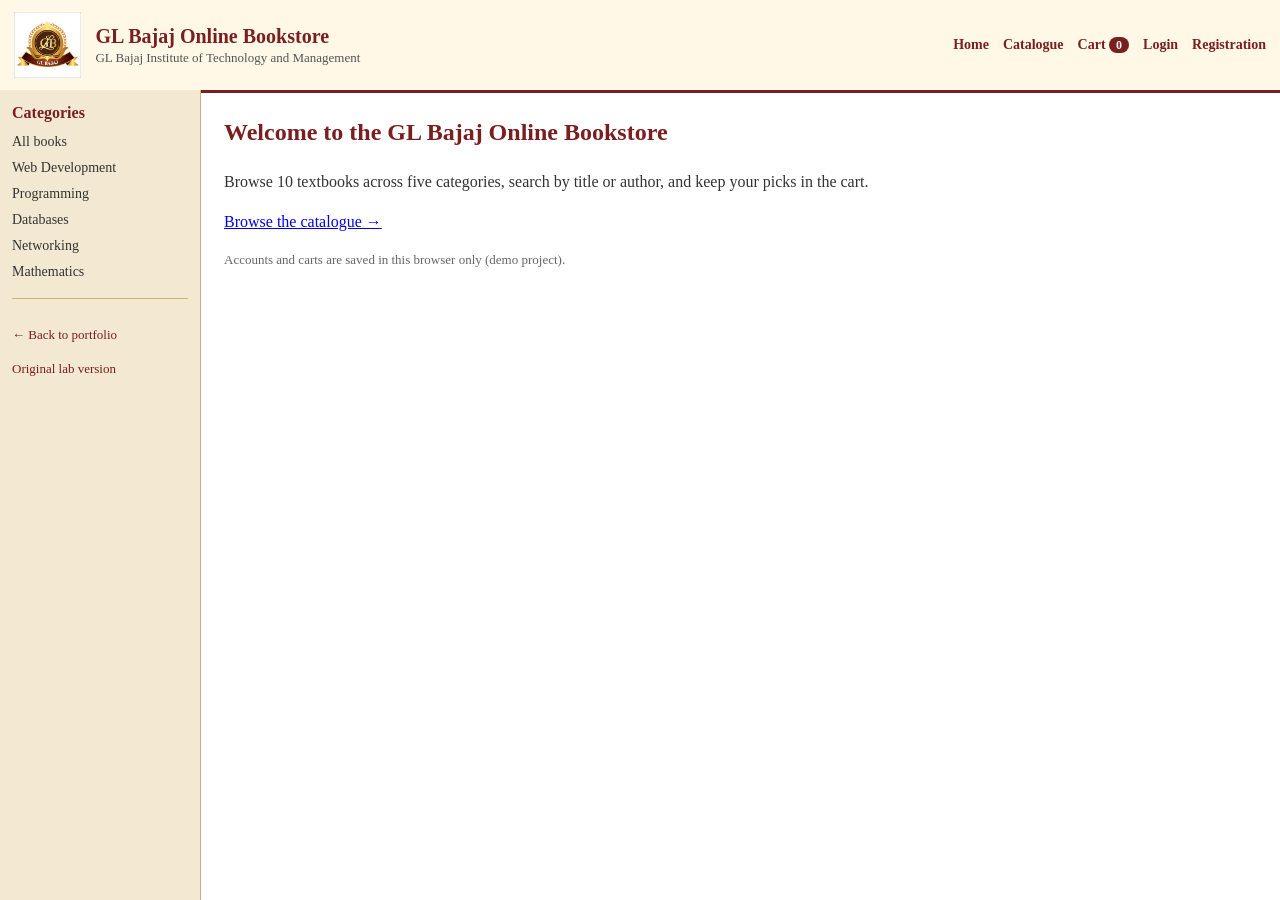
<file: index.html>
<!DOCTYPE html>
<html lang="en">
<head>
<meta charset="UTF-8">
<meta name="viewport" content="width=device-width, initial-scale=1">
<title>GL Bajaj Online Bookstore (upgraded)</title>
<style>
  html, body { height: 100%; margin: 0; }
  .layout { display: grid; height: 100%; grid-template-columns: 200px 1fr; grid-template-rows: 90px 1fr; }
  iframe { border: 0; width: 100%; height: 100%; }
  #top { grid-column: 1 / 3; border-bottom: 3px solid #7a1f1f; }
  #left { border-right: 1px solid #c9b27c; }
  @media (max-width: 700px) {
    .layout { grid-template-columns: 1fr; grid-template-rows: 130px 52px 1fr; }
    #top { grid-column: 1; }
    #left { border-right: 0; border-bottom: 1px solid #c9b27c; }
  }
</style>
</head>
<body>
<div class="layout">
  <iframe id="top" name="top" src="top.html" title="Top frame"></iframe>
  <iframe id="left" name="left" src="left.html" title="Categories"></iframe>
  <iframe id="content" name="content" src="home.html" title="Content frame"></iframe>
</div>
</body>
</html>
</file>
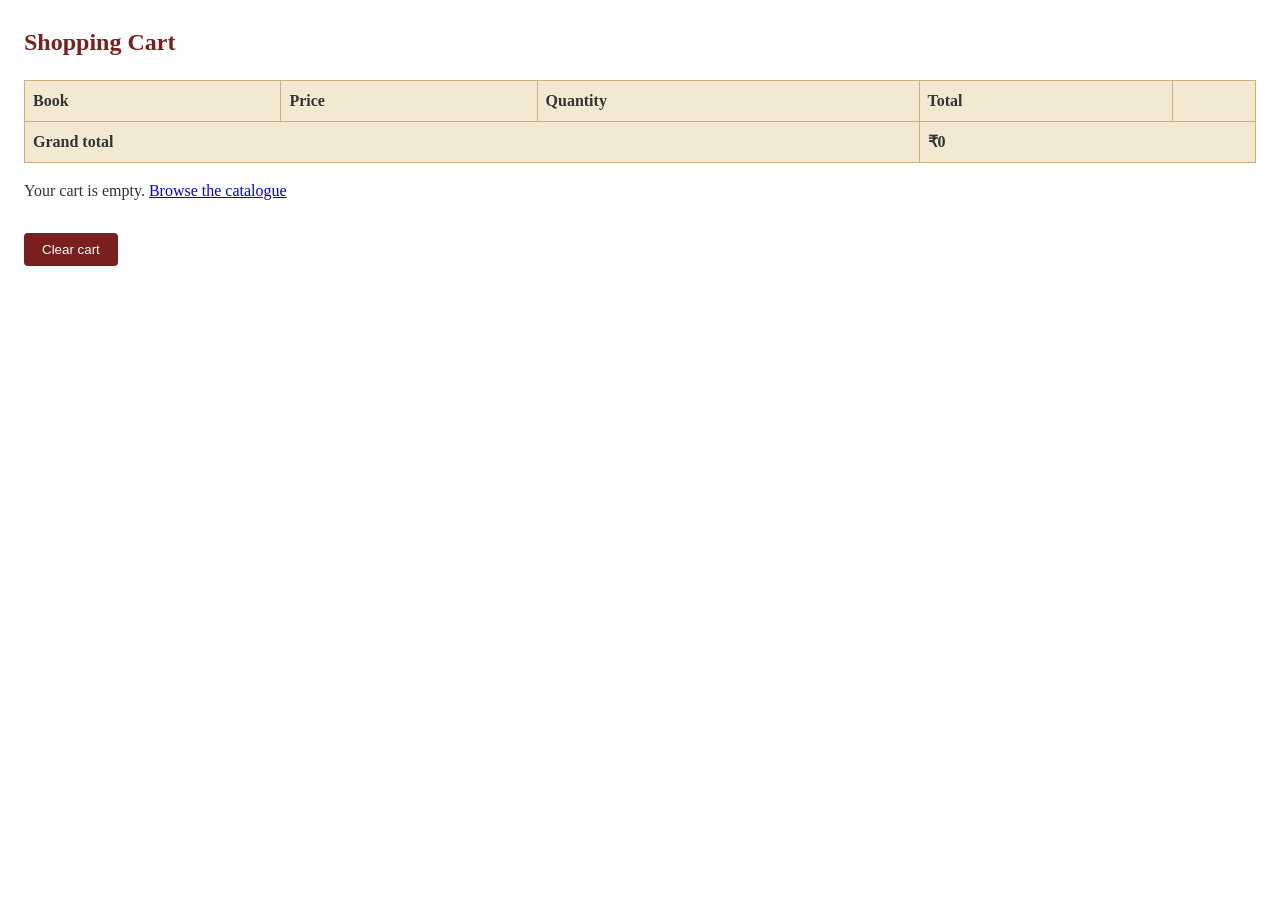
<file: cart.html>
<!DOCTYPE html>
<html lang="en"><head><meta charset="UTF-8"><meta name="viewport" content="width=device-width, initial-scale=1">
<title>Cart</title><link rel="stylesheet" href="../style.css"><link rel="stylesheet" href="store.css">
<script src="store.js"></script></head>
<body>
<h2>Shopping Cart</h2>
<div class="cart-wrap"><table>
  <thead><tr><th>Book</th><th>Price</th><th>Quantity</th><th>Total</th><th></th></tr></thead>
  <tbody id="rows"></tbody>
  <tfoot><tr><th colspan="3">Grand total</th><th id="total" colspan="2"></th></tr></tfoot>
</table></div>
<p id="empty"></p>
<button type="button" id="clear">Clear cart</button>
<script>
function render() {
  var rows = document.getElementById('rows'), total = 0, cart = getCart();
  rows.textContent = '';
  cart.forEach(function (item) {
    var b = bookById(item.id), line = b.price * item.qty;
    total += line;
    var minus = el('button', { type: 'button', 'aria-label': 'Decrease quantity', text: '\u2212' });
    var plus = el('button', { type: 'button', 'aria-label': 'Increase quantity', text: '+' });
    var del = el('button', { type: 'button', text: 'Remove' });
    minus.addEventListener('click', function () { setQty(item.id, item.qty - 1); render(); });
    plus.addEventListener('click', function () { setQty(item.id, item.qty + 1); render(); });
    del.addEventListener('click', function () { setQty(item.id, 0); render(); toast('Removed from cart'); });
    var tr = el('tr', {}, [
      el('td', { text: b.title }),
      el('td', { text: '\u20B9' + b.price }),
      el('td', {}, [el('span', { 'class': 'qty' }, [minus, el('span', { text: String(item.qty) }), plus])]),
      el('td', { text: '\u20B9' + line }),
      el('td', {}, [del])
    ]);
    rows.appendChild(tr);
  });
  document.getElementById('total').textContent = '\u20B9' + total;
  var empty = document.getElementById('empty');
  empty.textContent = '';
  if (!cart.length) {
    empty.appendChild(document.createTextNode('Your cart is empty. '));
    empty.appendChild(el('a', { href: 'catalogue.html', text: 'Browse the catalogue' }));
  }
}
document.getElementById('clear').addEventListener('click', function () { saveCart([]); render(); });
render();
</script>
</body></html>
</file>
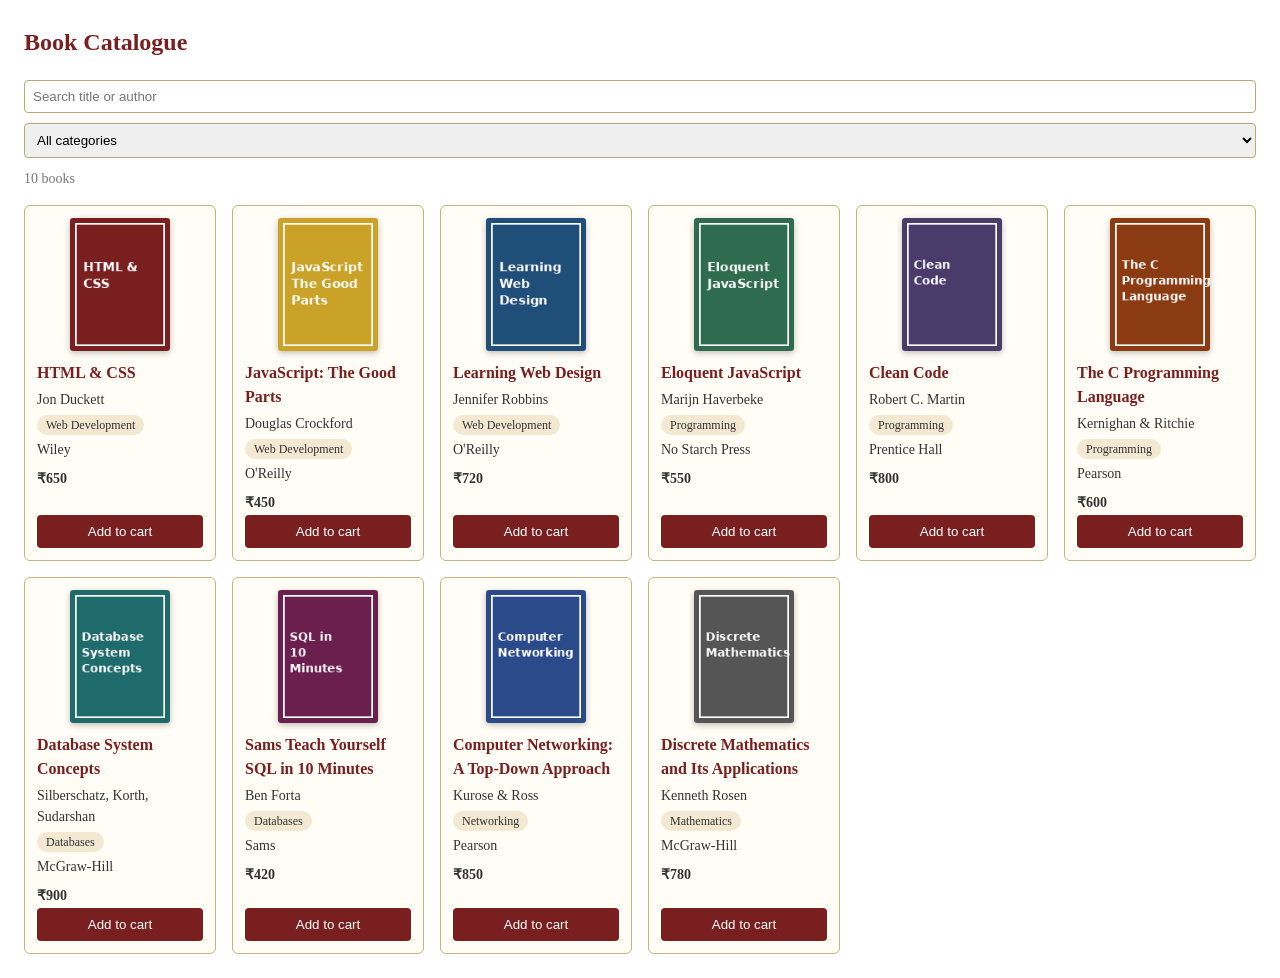
<file: catalogue.html>
<!DOCTYPE html>
<html lang="en"><head><meta charset="UTF-8"><meta name="viewport" content="width=device-width, initial-scale=1">
<title>Catalogue</title><link rel="stylesheet" href="../style.css"><link rel="stylesheet" href="store.css">
<script src="store.js"></script></head>
<body>
<h2>Book Catalogue</h2>
<div class="filters">
  <input id="q" type="search" placeholder="Search title or author" aria-label="Search books">
  <select id="cat" aria-label="Category"></select>
  <span id="count"></span>
</div>
<div id="grid" class="books"></div>
<script>
var q = document.getElementById('q'), cat = document.getElementById('cat'), grid = document.getElementById('grid');
cat.appendChild(el('option', { value: '', text: 'All categories' }));
CATEGORIES.forEach(function (c) { cat.appendChild(el('option', { value: c, text: c })); });
var wanted = new URLSearchParams(location.search).get('cat');
if (CATEGORIES.indexOf(wanted) !== -1) cat.value = wanted;

function render() {
  var term = q.value.trim().toLowerCase();
  var list = BOOKS.filter(function (b) {
    return (!cat.value || b.cat === cat.value) &&
      (b.title + ' ' + b.author).toLowerCase().indexOf(term) !== -1;
  });
  grid.textContent = '';
  list.forEach(function (b) {
    var btn = el('button', { type: 'button', text: 'Add to cart' });
    btn.addEventListener('click', function () { addToCart(b.id); });
    grid.appendChild(el('article', { 'class': 'book' }, [
      el('img', { src: b.cover, alt: 'Cover of ' + b.title }),
      el('h3', { text: b.title }),
      el('p', { text: b.author }),
      el('p', {}, [el('span', { 'class': 'tag', text: b.cat })]),
      el('p', { text: b.publisher }),
      el('p', { 'class': 'price', text: '\u20B9' + b.price }),
      btn
    ]));
  });
  document.getElementById('count').textContent = list.length + (list.length === 1 ? ' book' : ' books');
  if (!list.length) grid.appendChild(el('p', { text: 'No books match your search.' }));
}
q.addEventListener('input', render);
cat.addEventListener('change', render);
render();
</script>
</body></html>
</file>
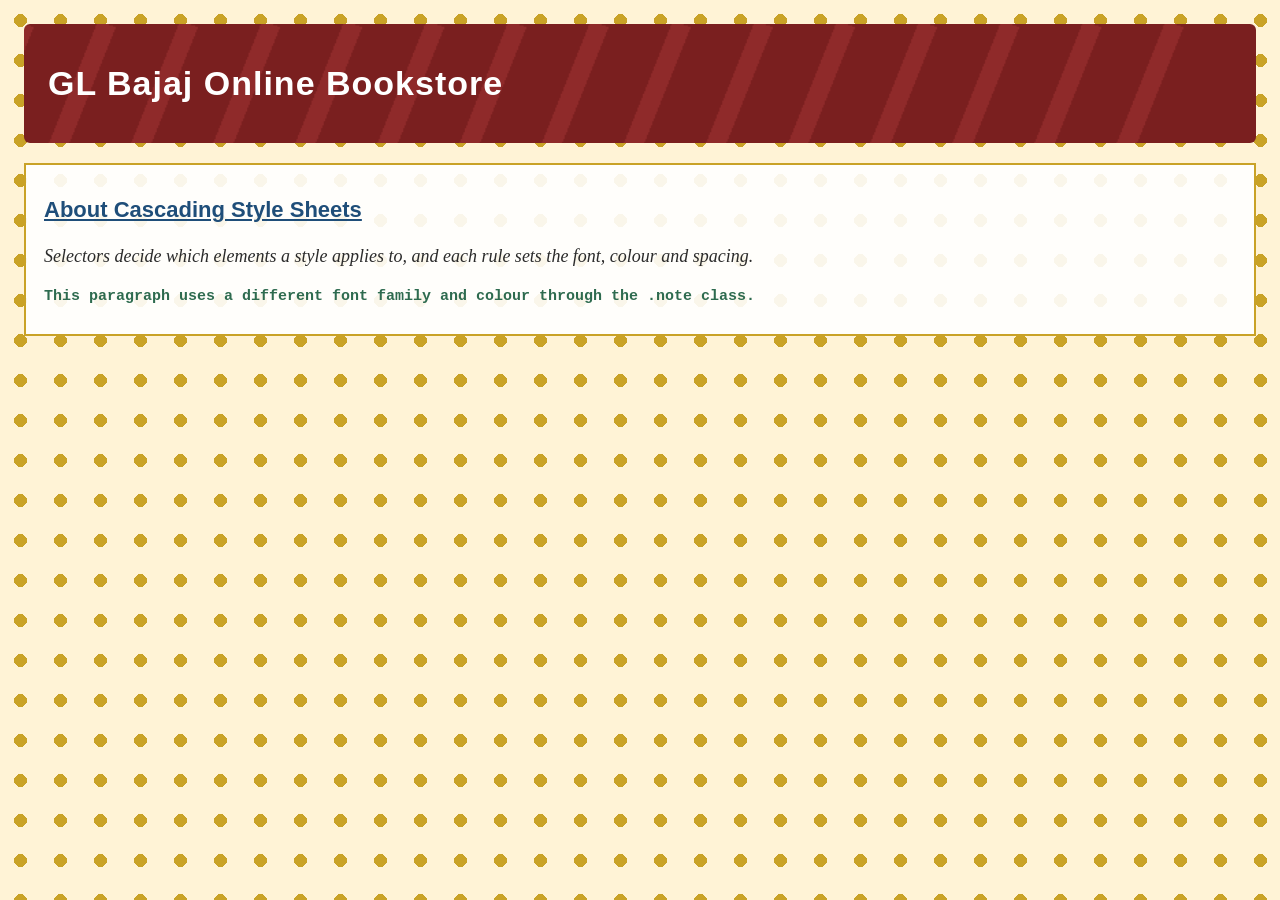
<file: exp8.html>
<!DOCTYPE html>
<html lang="en"><head><meta charset="UTF-8"><meta name="viewport" content="width=device-width, initial-scale=1">
<title>Experiment 8 - CSS Fonts and Backgrounds</title>
<link rel="stylesheet" href="exp8.css"></head>
<body>
  <div class="banner"><h1>GL Bajaj Online Bookstore</h1></div>
  <div class="card">
    <h2>About Cascading Style Sheets</h2>
    <p class="intro">Selectors decide which elements a style applies to, and each rule sets the font, colour and spacing.</p>
    <p class="note">This paragraph uses a different font family and colour through the .note class.</p>
  </div>
</body></html>
</file>
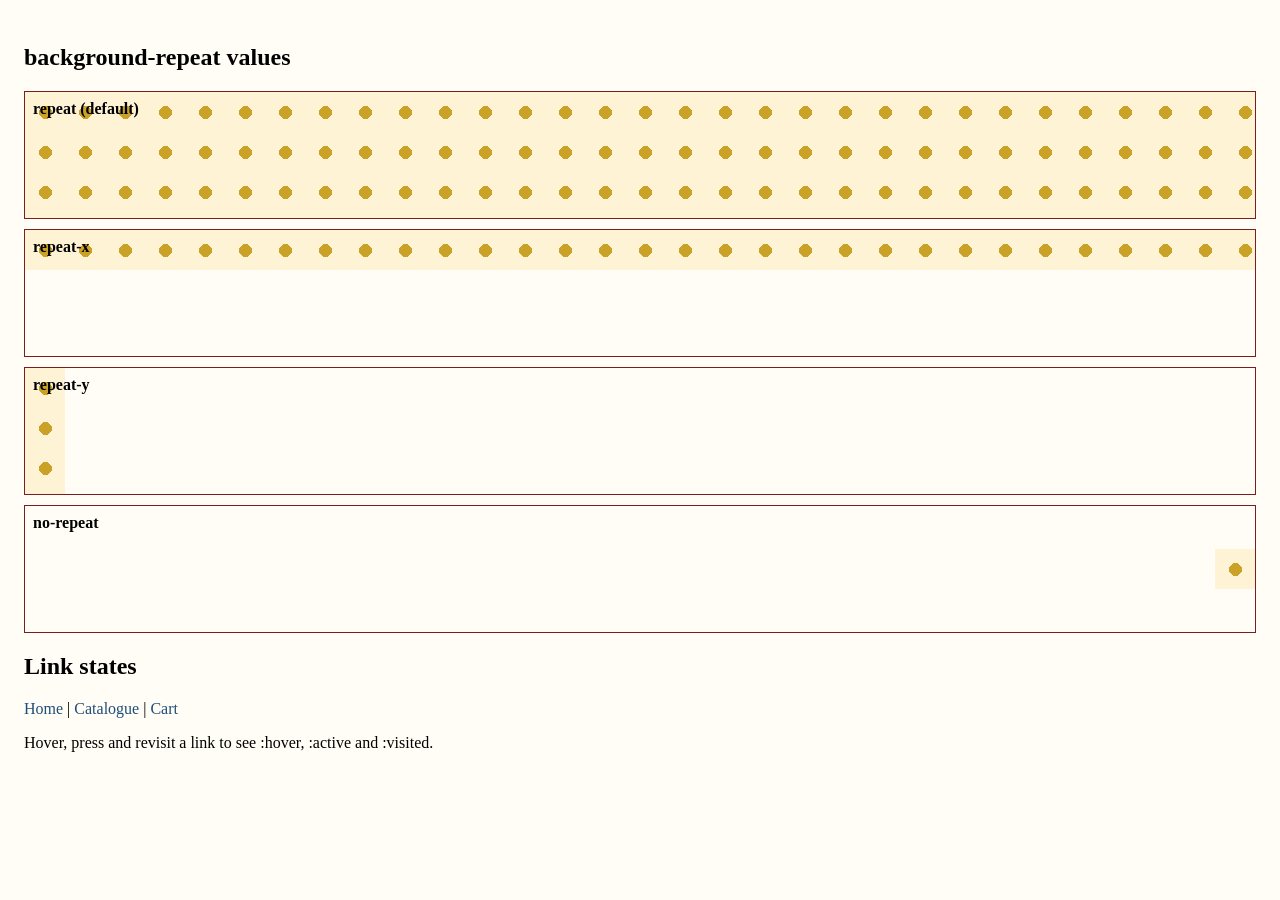
<file: exp9.html>
<!DOCTYPE html>
<html lang="en"><head><meta charset="UTF-8"><meta name="viewport" content="width=device-width, initial-scale=1">
<title>Experiment 9 - Background and Link Styles</title>
<link rel="stylesheet" href="exp9.css"></head>
<body>
  <h2>background-repeat values</h2>
  <div class="box r">repeat (default)</div>
  <div class="box rx">repeat-x</div>
  <div class="box ry">repeat-y</div>
  <div class="box nr">no-repeat</div>
  <h2>Link states</h2>
  <p><a href="index.html">Home</a> | <a href="catalogue.html">Catalogue</a> | <a href="cart.html">Cart</a></p>
  <p>Hover, press and revisit a link to see :hover, :active and :visited.</p>
</body></html>
</file>
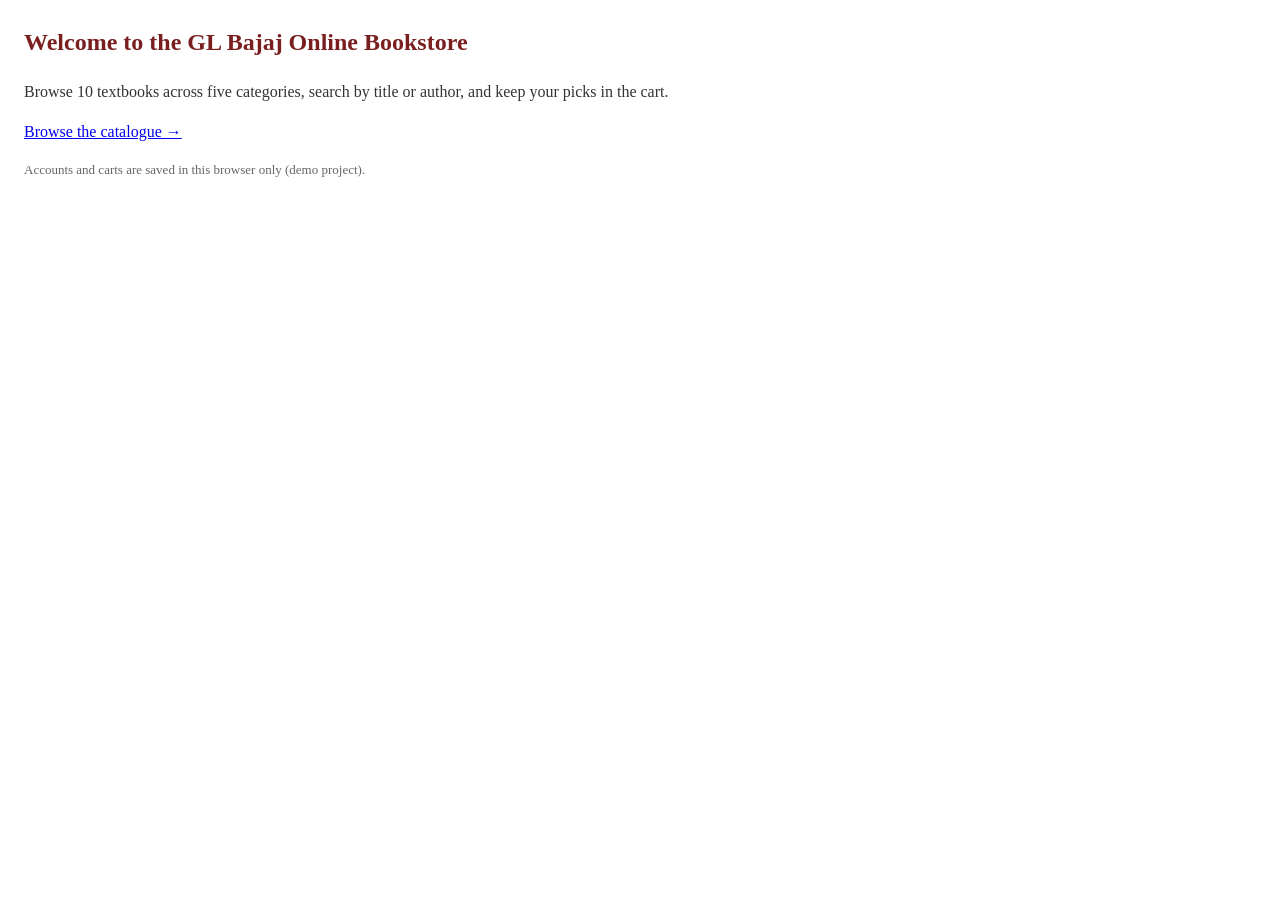
<file: home.html>
<!DOCTYPE html>
<html lang="en"><head><meta charset="UTF-8"><meta name="viewport" content="width=device-width, initial-scale=1">
<title>Home</title><link rel="stylesheet" href="../style.css"><link rel="stylesheet" href="store.css">
<script src="store.js"></script></head>
<body>
<h2 id="welcome">Welcome to the GL Bajaj Online Bookstore</h2>
<p>Browse 10 textbooks across five categories, search by title or author, and keep your picks in the cart.</p>
<p><a href="catalogue.html">Browse the catalogue &rarr;</a></p>
<p class="note">Accounts and carts are saved in this browser only (demo project).</p>
<script>
var u = currentUser();
if (u) document.getElementById('welcome').textContent = 'Welcome back, ' + u.name.split(' ')[0] + '!';
</script>
</body></html>
</file>
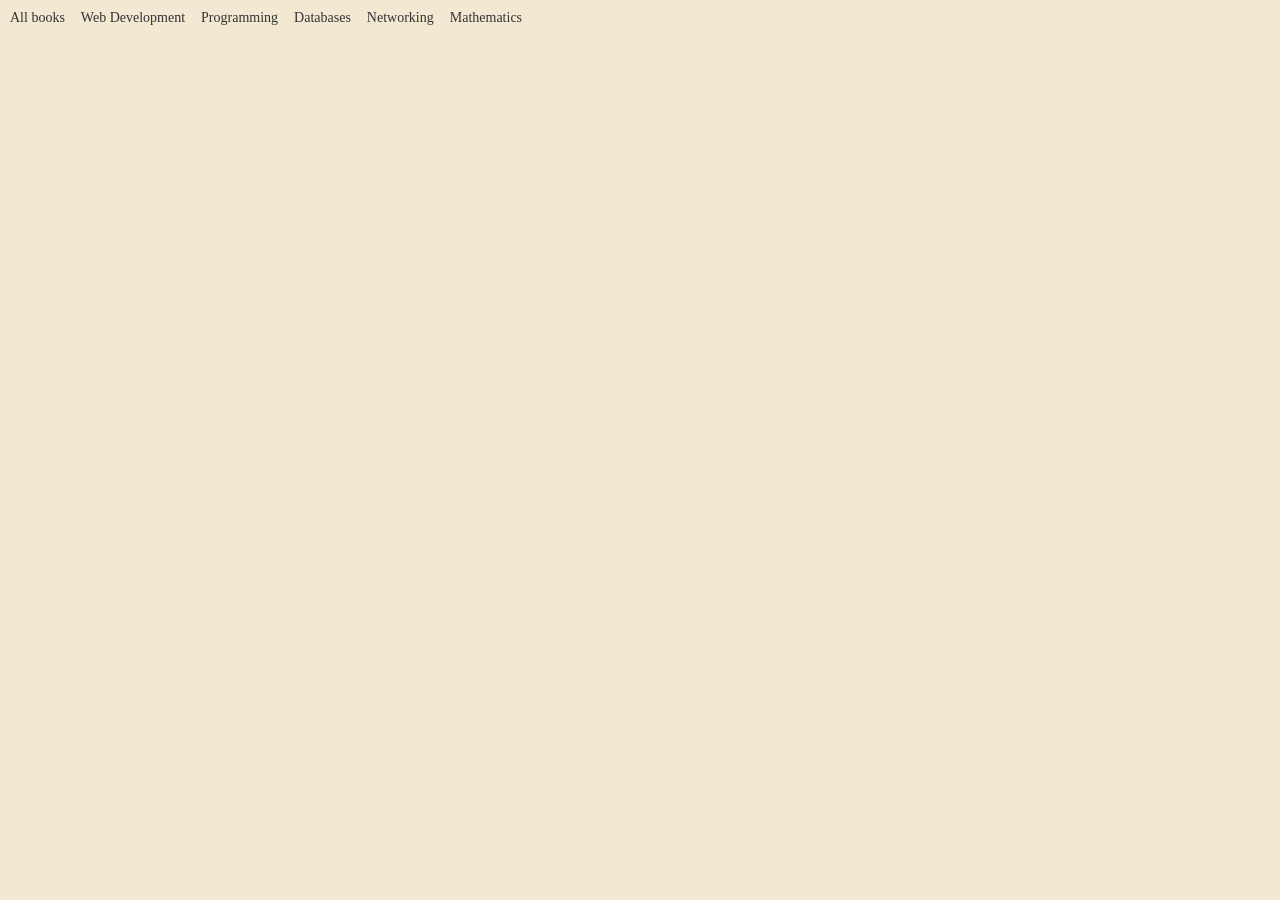
<file: left.html>
<!DOCTYPE html>
<html lang="en">
<head>
<meta charset="UTF-8">
<base target="content">
<style>
  body { margin: 0; padding: 14px 12px; background: #f3e9d2; font-family: Georgia, serif; }
  h3 { margin: 0 0 10px; color: #7a1f1f; font-size: 16px; }
  ul { list-style: none; margin: 0; padding: 0; }
  li { margin: 0 0 8px; }
  a { color: #333; text-decoration: none; font-size: 14px; }
  a:hover { color: #7a1f1f; text-decoration: underline; }
  .more { margin-top: 18px; border-top: 1px solid #c9b27c; padding-top: 10px; }
  .more a { color: #7a1f1f; font-size: 13px; }
  /* the frame is wider than 300px only in the stacked phone layout */
  @media (min-width: 300px) {
    body { padding: 8px 10px; overflow-x: auto; white-space: nowrap; }
    h3, .more { display: none; }
    ul { display: flex; gap: 16px; }
    li { margin: 0; }
  }
</style>
</head>
<body>
  <h3>Categories</h3>
  <ul id="cats"></ul>
  <div class="more">
    <p><a href="../../portfolio.html" target="_top">&larr; Back to portfolio</a></p>
    <p><a href="../index.html" target="_top">Original lab version</a></p>
  </div>
<script>
var cats = ['All books', 'Web Development', 'Programming', 'Databases', 'Networking', 'Mathematics'];
var ul = document.getElementById('cats');
cats.forEach(function (c, i) {
  var li = document.createElement('li'), a = document.createElement('a');
  a.textContent = c;
  a.href = i === 0 ? 'catalogue.html' : 'catalogue.html?cat=' + encodeURIComponent(c);
  li.appendChild(a); ul.appendChild(li);
});
</script>
</body>
</html>
</file>
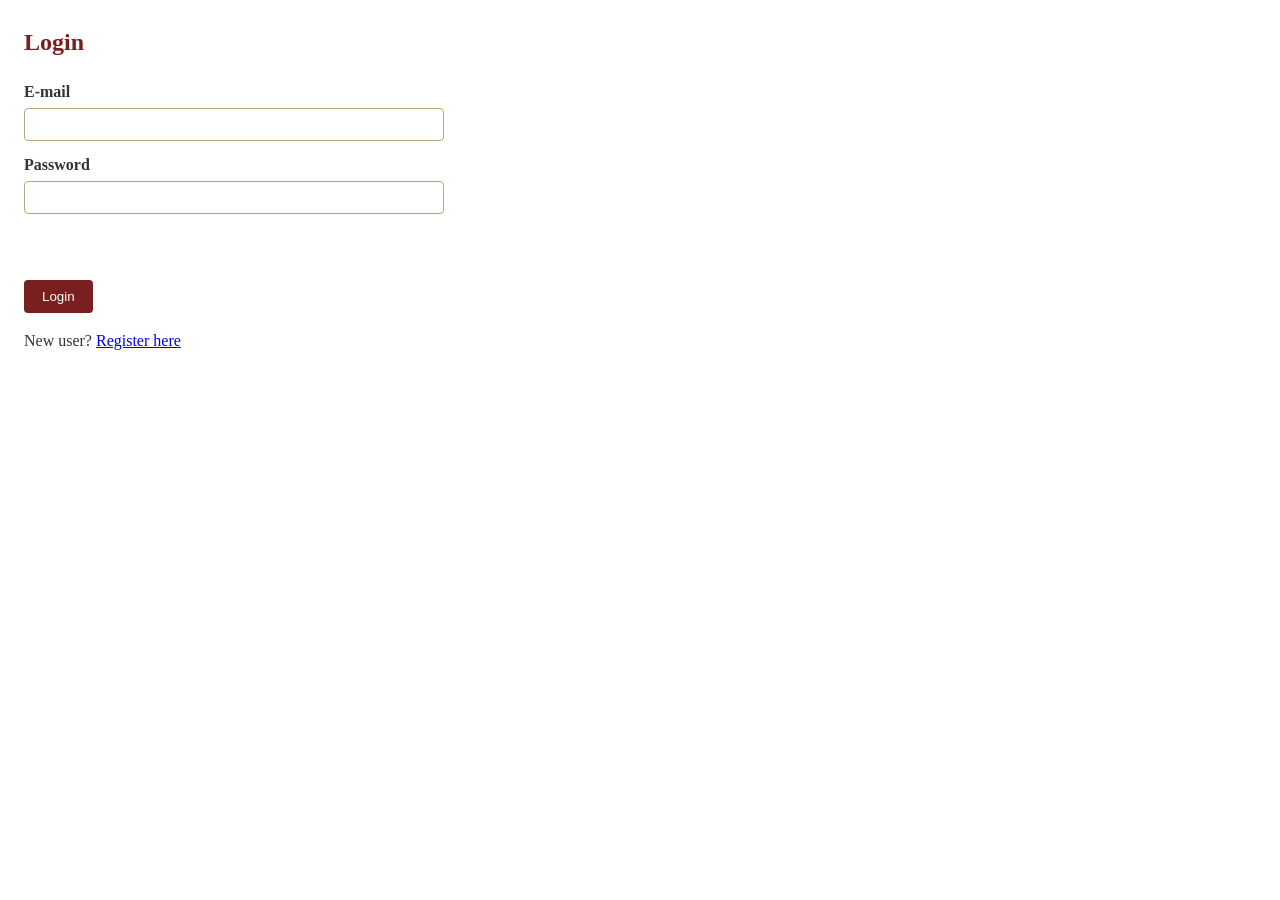
<file: login.html>
<!DOCTYPE html>
<html lang="en"><head><meta charset="UTF-8"><meta name="viewport" content="width=device-width, initial-scale=1">
<title>Login</title><link rel="stylesheet" href="../style.css"><link rel="stylesheet" href="store.css">
<script src="store.js"></script></head>
<body>
<h2>Login</h2>
<form id="loginForm">
  <label for="email">E-mail</label>
  <input type="text" id="email" autocomplete="username">
  <label for="pw">Password</label>
  <input type="password" id="pw" autocomplete="current-password">
  <p class="msg-err" id="err" role="alert"></p>
  <input type="submit" value="Login">
  <p>New user? <a href="registration.html">Register here</a></p>
</form>
<script>
document.getElementById('loginForm').addEventListener('submit', function (e) {
  e.preventDefault();
  var email = document.getElementById('email').value.trim().toLowerCase();
  var pw = document.getElementById('pw').value, err = document.getElementById('err');
  var user = getUsers().filter(function (u) { return u.email === email; })[0];
  if (!user) { err.textContent = 'No account found for that e-mail. Please register first.'; return; }
  hashPassword(pw, email).then(function (h) {
    if (h !== user.hash) { err.textContent = 'Wrong password. Please try again.'; return; }
    write('store_current', { name: user.name, email: user.email });
    refreshTop(); toast('Welcome back, ' + user.name.split(' ')[0] + '!');
    setTimeout(function () { location.href = 'home.html'; }, 900);
  });
});
</script>
</body></html>
</file>
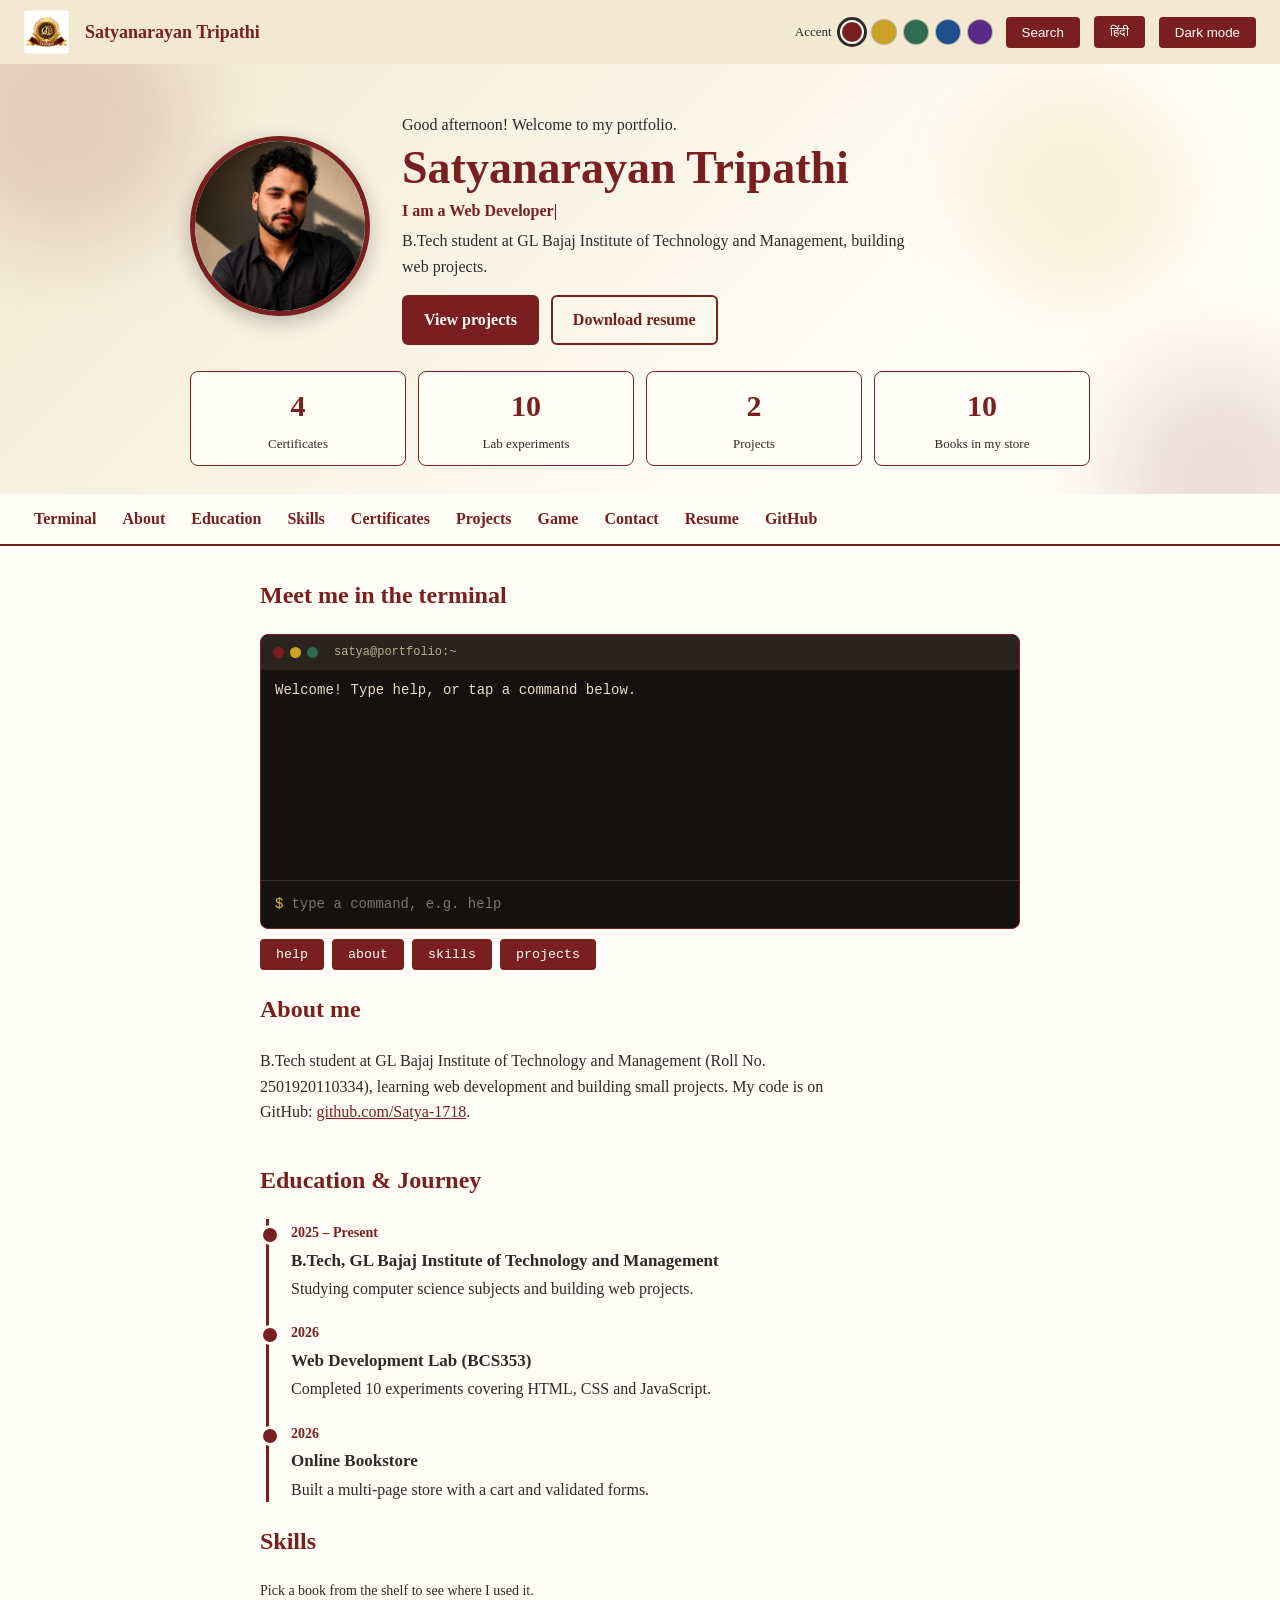
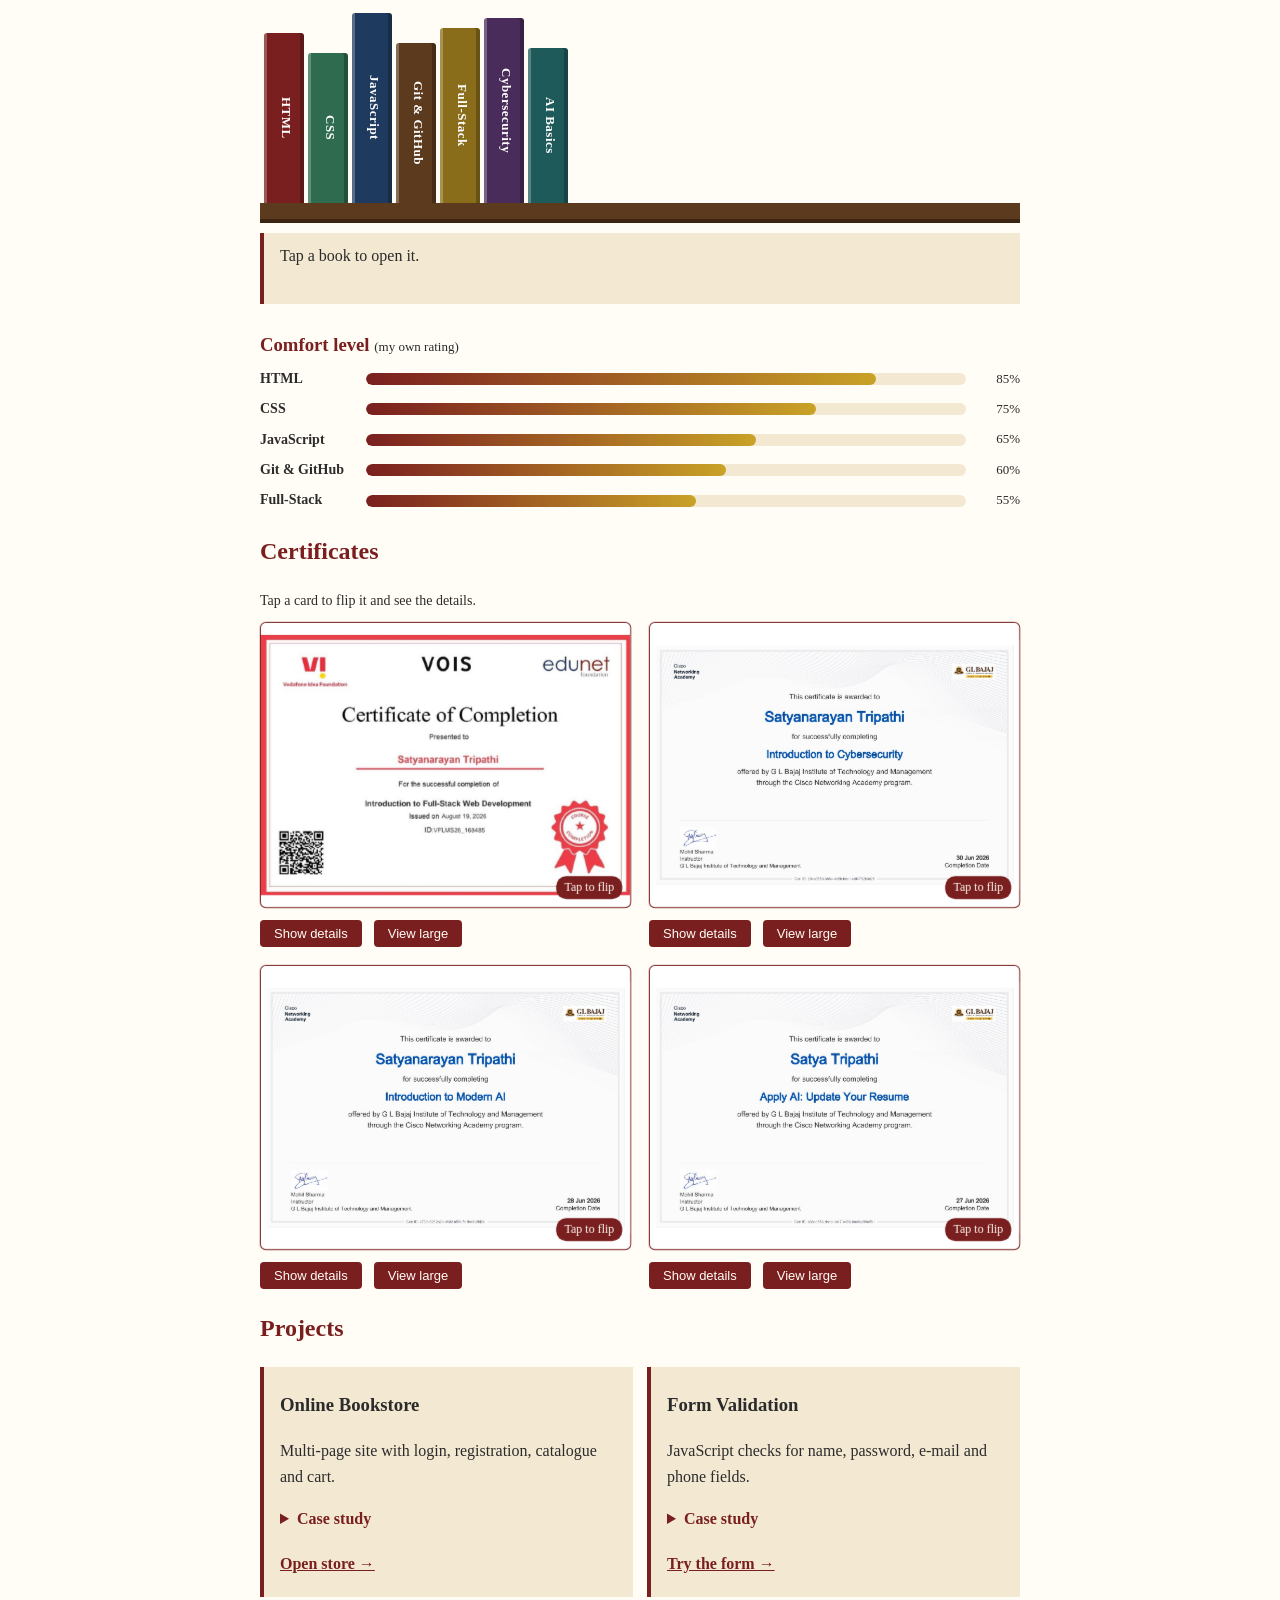
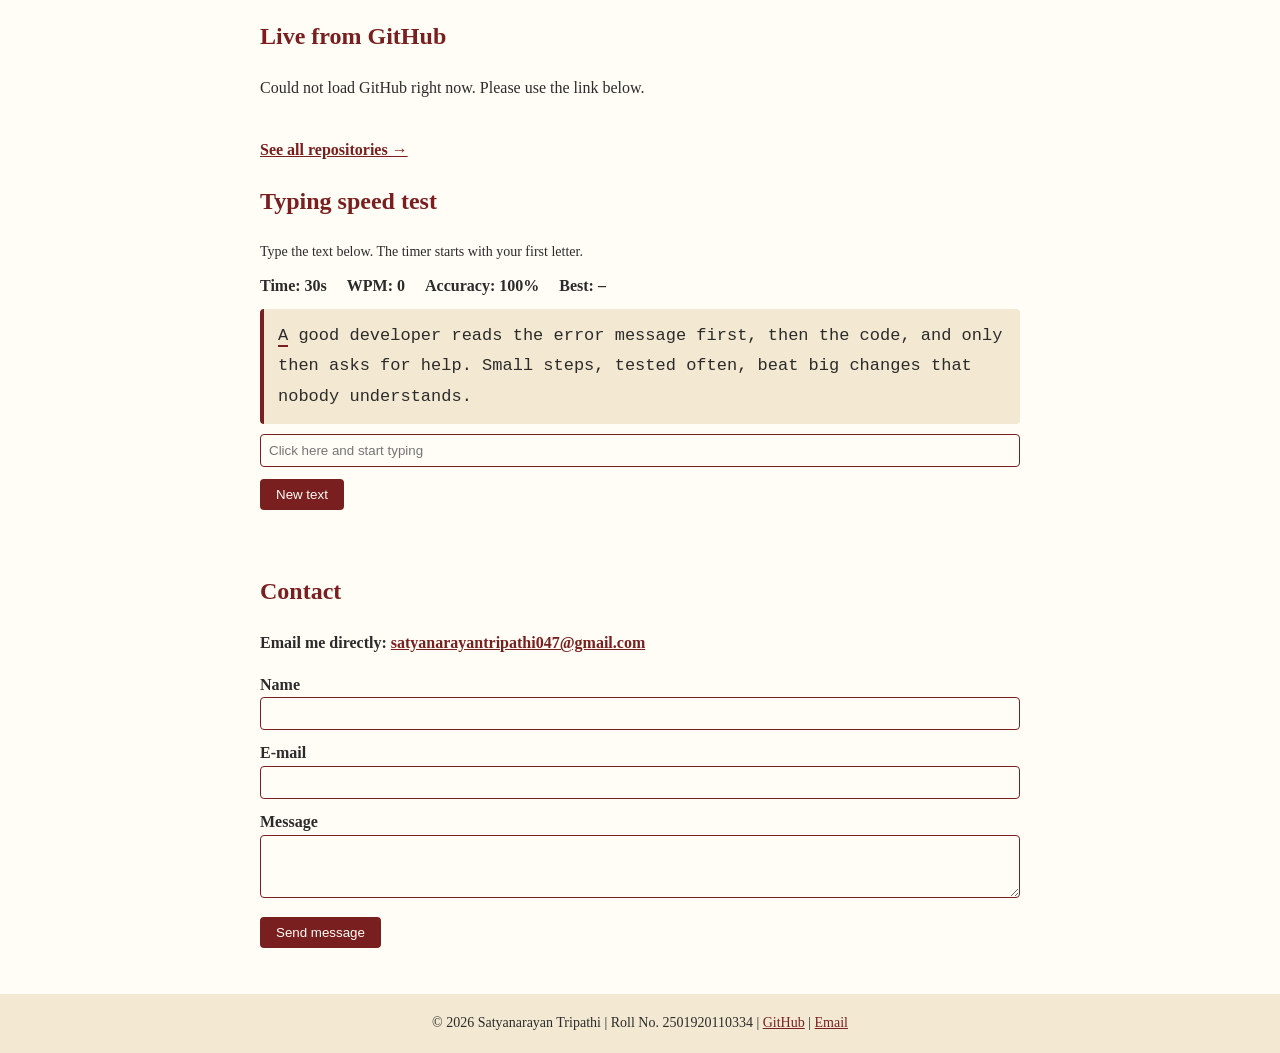
<file: portfolio.html>
<!DOCTYPE html>
<html lang="en"><head>
<meta charset="UTF-8"><meta name="viewport" content="width=device-width, initial-scale=1">
<title>Satyanarayan Tripathi | Portfolio</title>
<link rel="stylesheet" href="portfolio.css">
<link rel="manifest" href="manifest.webmanifest">
<meta name="theme-color" content="#7a1f1f">
<link rel="apple-touch-icon" href="apple-touch-icon.png">
<script>
// Apply saved theme before the page paints (no flash)
try { var t = localStorage.getItem('theme');
  if (t === 'dark' || (!t && window.matchMedia('(prefers-color-scheme: dark)').matches)) document.documentElement.classList.add('dark');
} catch (e) {}
document.documentElement.classList.add('js');
// Accent palette: [light-mode colour, dark-mode colour]
window.ACCENTS = { maroon:['#7a1f1f','#e58a8a'], gold:['#8a6d1a','#e0b84a'], green:['#2e6b4f','#6fcf97'], blue:['#1f4e8c','#7fb2ff'], purple:['#5b2a86','#c39bf0'] };
window.applyAccent = function () {
  try {
    var n = localStorage.getItem('accent'), d = document.documentElement;
    if (n && Object.prototype.hasOwnProperty.call(window.ACCENTS, n)) d.style.setProperty('--accent', window.ACCENTS[n][d.classList.contains('dark') ? 1 : 0]);
    else d.style.removeProperty('--accent');
  } catch (e) {}
};
window.applyAccent();
</script>
</head>
<body>
<div id="progress" aria-hidden="true"></div>
<header>
  <img src="logo.jpg" alt="GL Bajaj logo" class="logo">
  <div class="brand">Satyanarayan Tripathi</div>
  <div class="hdr-tools"><div class="accent-picker" role="group" aria-label="Accent colour"><span>Accent</span><button type="button" class="dot" data-accent="maroon" aria-pressed="false" aria-label="Maroon accent" title="Maroon" style="--dot:#7a1f1f"></button><button type="button" class="dot" data-accent="gold" aria-pressed="false" aria-label="Gold accent" title="Gold" style="--dot:#c9a227"></button><button type="button" class="dot" data-accent="green" aria-pressed="false" aria-label="Green accent" title="Green" style="--dot:#2e6b4f"></button><button type="button" class="dot" data-accent="blue" aria-pressed="false" aria-label="Blue accent" title="Blue" style="--dot:#1f4e8c"></button><button type="button" class="dot" data-accent="purple" aria-pressed="false" aria-label="Purple accent" title="Purple" style="--dot:#5b2a86"></button></div><button id="palBtn" type="button" aria-label="Quick search (Ctrl+K)" title="Quick search (Ctrl+K)">Search</button><button id="langBtn" type="button" aria-label="Switch language">हिंदी</button><button id="themeBtn" type="button">Dark mode</button></div>
</header>
<section class="hero" id="top">
  <div class="hero-bg" aria-hidden="true"><i></i><i></i><i></i></div>
  <div class="hero-inner">
    <img class="hero-photo" src="photo.jpg" alt="Satyanarayan Tripathi" onerror="this.style.display='none'">
    <div class="hero-text">
      <p id="greeting"></p>
      <h1>Satyanarayan Tripathi</h1>
      <p class="typed-line"><span data-i18n="iam">I am a</span> <span id="typed"></span><span id="typedEnd" data-i18n="typedEnd"></span><span class="cursor">|</span></p>
      <p class="hero-sub" data-i18n="heroSub">B.Tech student at GL Bajaj Institute of Technology and Management, building web projects.</p>
      <div class="hero-cta"><a class="btn" href="#projects" data-i18n="viewProjects">View projects</a><a class="btn ghost" href="resume.pdf" download data-i18n="dlResume">Download resume</a><button type="button" class="btn ghost" id="installBtn" hidden>Install app</button></div>
    </div>
  </div>
  <ul class="stats">
    <li><b data-count="4" data-from=".cert">4</b><span data-i18n="stCerts">Certificates</span></li>
    <li><b data-count="10">10</b><span data-i18n="stLabs">Lab experiments</span></li>
    <li><b data-count="2" data-from=".tilt">2</b><span data-i18n="stProjects">Projects</span></li>
    <li><b data-count="10">10</b><span data-i18n="stBooks">Books in my store</span></li>
  </ul>
</section>
<nav><a href="#terminal" data-i18n="nTerminal">Terminal</a><a href="#about" data-i18n="nAbout">About</a><a href="#education" data-i18n="nEducation">Education</a><a href="#skills" data-i18n="nSkills">Skills</a><a href="#certificates" data-i18n="nCerts">Certificates</a><a href="#projects" data-i18n="nProjects">Projects</a><a href="#game" data-i18n="nGame">Game</a><a href="#contact" data-i18n="nContact">Contact</a><a href="resume.pdf" target="_blank" rel="noopener" data-i18n="nResume">Resume</a><a href="https://github.com/Satya-1718" target="_blank" rel="noopener">GitHub</a></nav>
<main>
  <section id="terminal" class="reveal"><h2 data-i18n="hTerminal">Meet me in the terminal</h2>
    <div class="term" id="term">
      <div class="term-bar"><span></span><span></span><span></span><b>satya@portfolio:~</b></div>
      <div class="term-out" id="termOut" role="log" aria-live="polite"></div>
      <div class="term-in"><label for="termInput" class="sr">Terminal command</label><span class="prompt">$</span><input id="termInput" type="text" autocomplete="off" autocapitalize="none" spellcheck="false" placeholder="type a command, e.g. help"></div>
    </div>
    <div class="term-chips"><button type="button" data-cmd="help">help</button><button type="button" data-cmd="about">about</button><button type="button" data-cmd="skills">skills</button><button type="button" data-cmd="projects">projects</button></div>
  </section>
  <section id="about" class="about reveal">
    <div class="about-text"><h2 data-i18n="hAbout">About me</h2>
    <p><span data-i18n="aboutText">B.Tech student at GL Bajaj Institute of Technology and Management (Roll No. 2501920110334), learning web development and building small projects. My code is on GitHub: </span><a href="https://github.com/Satya-1718" target="_blank" rel="noopener">github.com/Satya-1718</a>.</p></div>
    <div class="photo-wrap">
      <img src="photo.jpg" alt="Satyanarayan Tripathi" onerror="this.style.display='none';this.nextElementSibling.style.display='flex'">
      <span class="initials" style="display:none">ST</span>
    </div>
  </section>
  <section id="education" class="reveal"><h2 data-i18n="hEducation">Education &amp; Journey</h2>
    <div class="timeline">
      <div class="t-item"><span class="t-date">2025 &ndash; Present</span><h3>B.Tech, GL Bajaj Institute of Technology and Management</h3><p>Studying computer science subjects and building web projects.</p></div>
      <div class="t-item"><span class="t-date">2026</span><h3>Web Development Lab (BCS353)</h3><p>Completed 10 experiments covering HTML, CSS and JavaScript.</p></div>
      <div class="t-item"><span class="t-date">2026</span><h3>Online Bookstore</h3><p>Built a multi-page store with a cart and validated forms.</p></div>
    </div></section>
  <section id="skills" class="reveal"><h2 data-i18n="hSkills">Skills</h2>
    <p class="hint" data-i18n="hintShelf">Pick a book from the shelf to see where I used it.</p>
    <ul class="shelf"><li><button type="button" class="book" aria-pressed="false" style="--c:#7a1f1f;--h:170px" data-title="HTML" data-proof="Used in the Online Bookstore and this portfolio: semantic sections, forms, tables and iframes.">HTML</button></li><li><button type="button" class="book" aria-pressed="false" style="--c:#2e6b4f;--h:150px" data-title="CSS" data-proof="Grid layouts, dark mode with CSS variables, scroll reveal and tilt-card animations.">CSS</button></li><li><button type="button" class="book" aria-pressed="false" style="--c:#1f3a5f;--h:190px" data-title="JavaScript" data-proof="Form validation with regular expressions, a localStorage cart, and the terminal on this page.">JavaScript</button></li><li><button type="button" class="book" aria-pressed="false" style="--c:#5b3a1e;--h:160px" data-title="Git and GitHub" data-proof="My code lives on GitHub: github.com/Satya-1718. The feed below reads it live.">Git &amp; GitHub</button></li><li><button type="button" class="book" aria-pressed="false" style="--c:#8a6d1a;--h:175px" data-title="Full-Stack Basics" data-proof="Certificate: Introduction to Full-Stack Web Development (Vodafone Idea Foundation x Edunet Foundation, Aug 2026).">Full-Stack</button></li><li><button type="button" class="book" aria-pressed="false" style="--c:#4a2c5a;--h:185px" data-title="Cybersecurity Fundamentals" data-proof="Certificate: Introduction to Cybersecurity (Cisco Networking Academy, Jun 2026).">Cybersecurity</button></li><li><button type="button" class="book" aria-pressed="false" style="--c:#1f5a5a;--h:155px" data-title="AI Fundamentals" data-proof="Certificates: Introduction to Modern AI and Apply AI: Update Your Resume (Cisco Networking Academy, Jun 2026).">AI Basics</button></li></ul>
    <div class="book-detail" id="bookDetail" aria-live="polite">Tap a book to open it.</div>
    <h3 class="bars-title"><span data-i18n="barsTitle">Comfort level</span> <small data-i18n="barsNote">(my own rating)</small></h3>
    <ul class="bars">
      <li><span class="bar-label">HTML</span><span class="bar" role="img" aria-label="HTML: 85 percent"><span style="--w:85%"></span></span><em>85%</em></li>
      <li><span class="bar-label">CSS</span><span class="bar" role="img" aria-label="CSS: 75 percent"><span style="--w:75%"></span></span><em>75%</em></li>
      <li><span class="bar-label">JavaScript</span><span class="bar" role="img" aria-label="JavaScript: 65 percent"><span style="--w:65%"></span></span><em>65%</em></li>
      <li><span class="bar-label">Git &amp; GitHub</span><span class="bar" role="img" aria-label="Git and GitHub: 60 percent"><span style="--w:60%"></span></span><em>60%</em></li>
      <li><span class="bar-label">Full-Stack</span><span class="bar" role="img" aria-label="Full-Stack basics: 55 percent"><span style="--w:55%"></span></span><em>55%</em></li>
    </ul></section>
  <section id="certificates" class="reveal"><h2 data-i18n="hCerts">Certificates</h2>
    <p class="hint" data-i18n="hintCerts">Tap a card to flip it and see the details.</p>
    <div class="cert-grid">
      <div class="cert flipcard">
        <div class="flip-inner">
          <div class="face front"><img src="certificate_fullstack.jpg" alt="Certificate of Completion: Introduction to Full-Stack Web Development" loading="lazy"><span class="tap" aria-hidden="true">Tap to flip</span></div>
          <div class="face back" inert aria-hidden="true">
            <h3>Introduction to Full-Stack Web Development</h3>
            <p>Vodafone Idea Foundation &times; Edunet Foundation (VOIS)</p>
            <p><b>Issued August 19, 2026</b></p>
            <p class="cid">Certificate ID: VFLMS26_168485</p>
            <p class="links"><a href="certificate_fullstack.pdf" target="_blank" rel="noopener">View PDF</a><a href="certificate_fullstack.jpg" target="_blank" rel="noopener">Full image</a></p>
          </div>
        </div>
        <button type="button" class="flip-toggle" aria-pressed="false" aria-label="Flip card: Introduction to Full-Stack Web Development">Show details</button>
      </div>
      <div class="cert flipcard">
        <div class="flip-inner">
          <div class="face front"><img src="certificate_cybersecurity.jpg" alt="Certificate: Introduction to Cybersecurity, Cisco Networking Academy" loading="lazy"><span class="tap" aria-hidden="true">Tap to flip</span></div>
          <div class="face back" inert aria-hidden="true">
            <h3>Introduction to Cybersecurity</h3>
            <p>Cisco Networking Academy, via GL Bajaj Institute of Technology and Management</p>
            <p><b>Completed 30 Jun 2026</b></p>
            <p class="cid">Cert ID: 204e9660-3b8e-4d5b-bce1-d3f4792b3c26</p>
            <p class="links"><a href="certificate_cybersecurity.pdf" target="_blank" rel="noopener">View PDF</a><a href="certificate_cybersecurity.jpg" target="_blank" rel="noopener">Full image</a></p>
          </div>
        </div>
        <button type="button" class="flip-toggle" aria-pressed="false" aria-label="Flip card: Introduction to Cybersecurity">Show details</button>
      </div>
      <div class="cert flipcard">
        <div class="flip-inner">
          <div class="face front"><img src="certificate_modern_ai.jpg" alt="Certificate: Introduction to Modern AI, Cisco Networking Academy" loading="lazy"><span class="tap" aria-hidden="true">Tap to flip</span></div>
          <div class="face back" inert aria-hidden="true">
            <h3>Introduction to Modern AI</h3>
            <p>Cisco Networking Academy, via GL Bajaj Institute of Technology and Management</p>
            <p><b>Completed 28 Jun 2026</b></p>
            <p class="cid">Cert ID: 4730432f-2a24-49d2-a5f4-7b1be0c2fd2b</p>
            <p class="links"><a href="certificate_modern_ai.pdf" target="_blank" rel="noopener">View PDF</a><a href="certificate_modern_ai.jpg" target="_blank" rel="noopener">Full image</a></p>
          </div>
        </div>
        <button type="button" class="flip-toggle" aria-pressed="false" aria-label="Flip card: Introduction to Modern AI">Show details</button>
      </div>
      <div class="cert flipcard">
        <div class="flip-inner">
          <div class="face front"><img src="certificate_apply_ai.jpg" alt="Certificate: Apply AI: Update Your Resume, Cisco Networking Academy" loading="lazy"><span class="tap" aria-hidden="true">Tap to flip</span></div>
          <div class="face back" inert aria-hidden="true">
            <h3>Apply AI: Update Your Resume</h3>
            <p>Cisco Networking Academy, via GL Bajaj Institute of Technology and Management</p>
            <p><b>Completed 27 Jun 2026</b></p>
            <p class="cid">Cert ID: a36bd863-dbcd-4a17-b490-8ae8a368ef81</p>
            <p class="links"><a href="certificate_apply_ai.pdf" target="_blank" rel="noopener">View PDF</a><a href="certificate_apply_ai.jpg" target="_blank" rel="noopener">Full image</a></p>
          </div>
        </div>
        <button type="button" class="flip-toggle" aria-pressed="false" aria-label="Flip card: Apply AI: Update Your Resume">Show details</button>
      </div>
    </div></section>
  <section id="projects" class="reveal"><h2 data-i18n="hProjects">Projects</h2>
    <div class="grid">
      <article class="tilt"><h3>Online Bookstore</h3><p>Multi-page site with login, registration, catalogue and cart.</p>
        <details><summary>Case study</summary>
          <p><b>Problem:</b> The lab needed separate pages that work together as one working store.</p>
          <p><b>What I built:</b> A three-frame home page, login and registration forms, a catalogue table, and a cart that remembers chosen books.</p>
          <p><b>What I learned:</b> Sharing data between pages with localStorage, and building layouts with iframes and CSS Grid.</p></details>
        <p><a class="open" href="bookstore/store/index.html">Open store &rarr;</a></p></article>
      <article class="tilt"><h3>Form Validation</h3><p>JavaScript checks for name, password, e-mail and phone fields.</p>
        <details><summary>Case study</summary>
          <p><b>Problem:</b> Forms accept wrong input unless something checks it before submission.</p>
          <p><b>What I built:</b> Checks for name, password, e-mail and phone number that show a clear message under each field.</p>
          <p><b>What I learned:</b> Writing regular expressions, using the onblur event, and stopping a form from submitting.</p></details>
        <p><a class="open" href="bookstore/registration.html">Try the form &rarr;</a></p></article>
    </div></section>
  <section id="github-feed" class="reveal"><h2 data-i18n="hGithub">Live from GitHub</h2>
    <p id="ghStatus" role="status">Loading my latest repositories&hellip;</p>
    <div class="grid" id="ghGrid"></div>
    <p><a class="open" href="https://github.com/Satya-1718?tab=repositories" target="_blank" rel="noopener">See all repositories &rarr;</a></p></section>
  <section id="game" class="reveal"><h2 data-i18n="hGame">Typing speed test</h2>
    <p class="hint" data-i18n="hintGame">Type the text below. The timer starts with your first letter.</p>
    <div class="game-stats"><span>Time: <b id="gTime">30</b>s</span><span>WPM: <b id="gWpm">0</b></span><span>Accuracy: <b id="gAcc">100</b>%</span><span>Best: <b id="gBest">&ndash;</b></span></div>
    <p id="gText" class="game-text"></p>
    <label for="gInput" class="sr">Type the text here</label>
    <input id="gInput" type="text" autocomplete="off" autocapitalize="none" autocorrect="off" spellcheck="false" placeholder="Click here and start typing">
    <button type="button" id="gReset">New text</button>
    <p id="gResult" role="status"></p></section>
  <section id="contact" class="reveal"><h2 data-i18n="hContact">Contact</h2>
    <p class="mail-line"><span data-i18n="mailLine">Email me directly: </span><a href="mailto:satyanarayantripathi047@gmail.com">satyanarayantripathi047@gmail.com</a></p>
    <form id="contactForm" novalidate>
      <label for="cname" data-i18n="lName">Name</label><input id="cname" type="text">
      <label for="cmail" data-i18n="lMail">E-mail</label><input id="cmail" type="text">
      <label for="cmsg" data-i18n="lMsg">Message</label><textarea id="cmsg" rows="3"></textarea>
      <button type="submit" data-i18n="send">Send message</button>
      <p id="formMsg" role="status"></p>
    </form></section>
</main>
<footer>&copy; 2026 Satyanarayan Tripathi | Roll No. 2501920110334 | <a href="https://github.com/Satya-1718" target="_blank" rel="noopener">GitHub</a> | <a href="mailto:satyanarayantripathi047@gmail.com">Email</a></footer>
<dialog id="palette" aria-label="Quick search">
  <div class="pal-box">
    <label for="palInput" class="sr">Search actions</label>
    <input id="palInput" type="text" autocomplete="off" spellcheck="false" placeholder="Type to search: projects, dark, resume, hindi&hellip;" role="combobox" aria-expanded="true" aria-controls="palList">
    <ul id="palList" role="listbox"></ul>
    <p class="pal-hint">&uarr;&darr; to move &middot; Enter to run &middot; Esc to close</p>
  </div>
</dialog>
<dialog id="lightbox" aria-label="Certificate viewer">
  <div class="lb-box">
    <button type="button" class="lb-close" aria-label="Close viewer">&times;</button>
    <div class="lb-row">
      <button type="button" class="lb-nav" id="lbPrev" aria-label="Previous certificate">&lsaquo;</button>
      <img id="lbImg" alt="">
      <button type="button" class="lb-nav" id="lbNext" aria-label="Next certificate">&rsaquo;</button>
    </div>
    <p id="lbCap" aria-live="polite"></p>
  </div>
</dialog>
<script src="portfolio.js"></script>
</body></html>
</file>
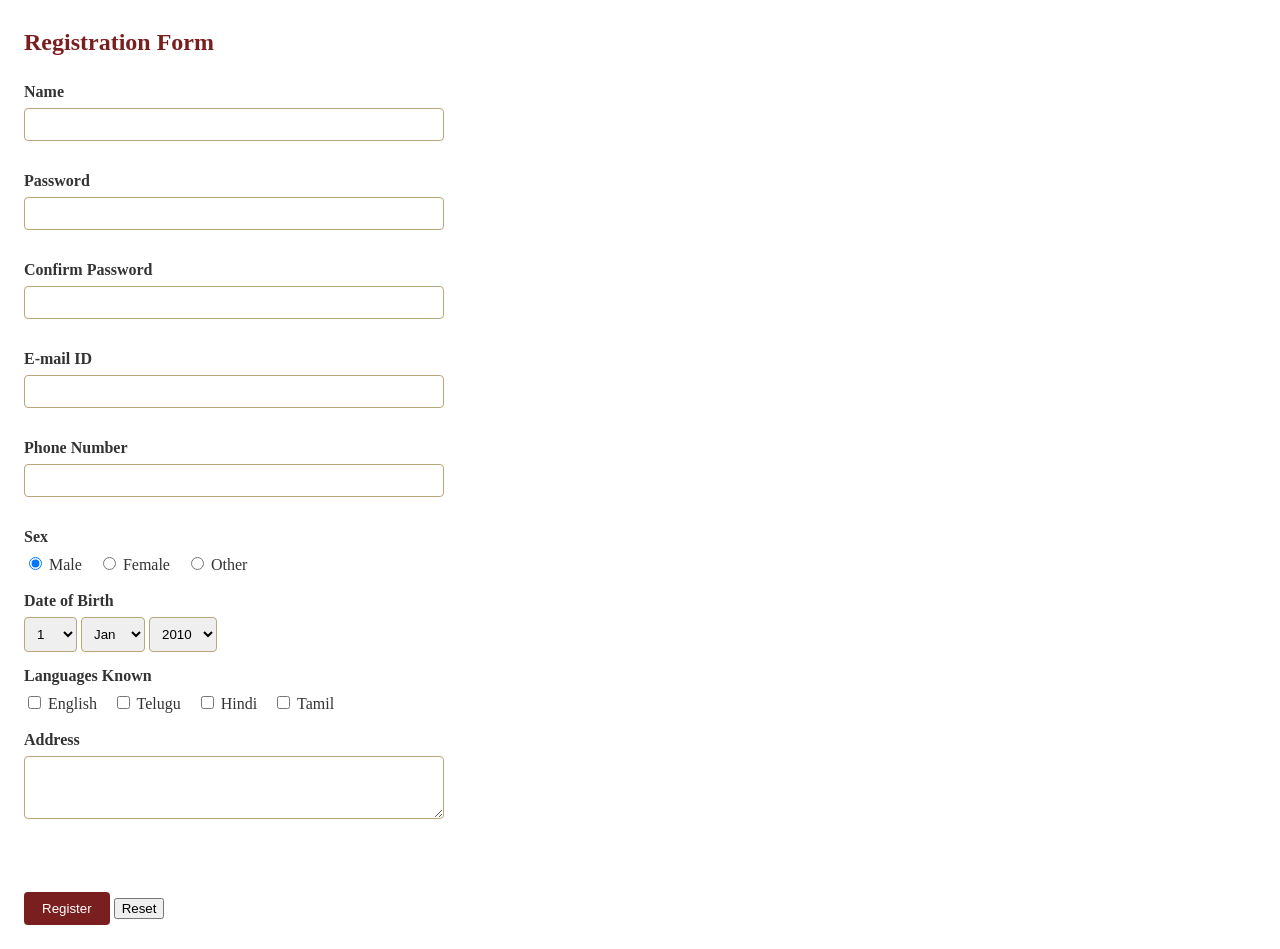
<file: registration.html>
<!DOCTYPE html>
<html lang="en"><head><meta charset="UTF-8"><meta name="viewport" content="width=device-width, initial-scale=1">
<title>Registration</title><link rel="stylesheet" href="../style.css"><link rel="stylesheet" href="store.css">
<script src="store.js"></script>
<script src="../validate_exp6.js"></script>
<script src="../validate_exp7.js"></script>
</head>
<body>
<h2>Registration Form</h2>
<form id="regForm" novalidate>
  <label for="name">Name</label>
  <input type="text" id="name" onblur="validateName()"><span class="err" id="nameErr"></span>
  <label for="password">Password</label>
  <input type="password" id="password" autocomplete="new-password" onblur="validatePassword()"><span class="err" id="pwErr"></span>
  <label for="password2">Confirm Password</label>
  <input type="password" id="password2" autocomplete="new-password"><span class="err" id="pw2Err"></span>
  <label for="email">E-mail ID</label>
  <input type="text" id="email" onblur="validateEmail()"><span class="err" id="emailErr"></span>
  <label for="phone">Phone Number</label>
  <input type="text" id="phone" maxlength="10" onblur="validatePhone()"><span class="err" id="phoneErr"></span>
  <label>Sex</label>
  <div class="opts">
    <label><input type="radio" name="sex" value="Male" checked> Male</label>
    <label><input type="radio" name="sex" value="Female"> Female</label>
    <label><input type="radio" name="sex" value="Other"> Other</label>
  </div>
  <label>Date of Birth</label>
  <select class="dob" id="day"></select> <select class="dob" id="month"></select> <select class="dob" id="year"></select>
  <label>Languages Known</label>
  <div class="opts">
    <label><input type="checkbox" name="lang" value="English"> English</label>
    <label><input type="checkbox" name="lang" value="Telugu"> Telugu</label>
    <label><input type="checkbox" name="lang" value="Hindi"> Hindi</label>
    <label><input type="checkbox" name="lang" value="Tamil"> Tamil</label>
  </div>
  <label for="address">Address</label>
  <textarea id="address" rows="3"></textarea>
  <p class="msg-err" id="formErr" role="alert"></p>
  <input type="submit" value="Register"> <input type="reset" value="Reset">
</form>
<script>
var d = document.getElementById('day'), m = document.getElementById('month'), y = document.getElementById('year');
['Jan','Feb','Mar','Apr','May','Jun','Jul','Aug','Sep','Oct','Nov','Dec'].forEach(function (n, i) { m.add(new Option(n, i + 1)); });
for (var i = 1; i <= 31; i++) d.add(new Option(i, i));
for (var j = 2010; j >= 1970; j--) y.add(new Option(j, j));

document.getElementById('regForm').addEventListener('submit', function (e) {
  e.preventDefault();
  var ok = [validateName(), validatePassword(), validateEmail(), validatePhone()].every(Boolean);
  var pw = document.getElementById('password').value, err2 = document.getElementById('pw2Err');
  if (document.getElementById('password2').value !== pw) { err2.textContent = 'Passwords do not match.'; ok = false; } else err2.textContent = '';
  if (!ok) return;
  var email = document.getElementById('email').value.trim().toLowerCase(), formErr = document.getElementById('formErr');
  if (getUsers().some(function (u) { return u.email === email; })) { formErr.textContent = 'An account with this e-mail already exists.'; return; }
  hashPassword(pw, email).then(function (h) {
    var users = getUsers();
    users.push({
      name: document.getElementById('name').value.trim(), email: email, hash: h,
      phone: document.getElementById('phone').value.trim(),
      sex: document.querySelector('input[name=sex]:checked').value,
      dob: d.value + '/' + m.value + '/' + y.value,
      languages: Array.prototype.map.call(document.querySelectorAll('input[name=lang]:checked'), function (c) { return c.value; }),
      address: document.getElementById('address').value.trim()
    });
    write('store_users', users);
    toast('Account created! Please log in.');
    setTimeout(function () { location.href = 'login.html'; }, 1100);
  });
});
</script>
</body></html>
</file>
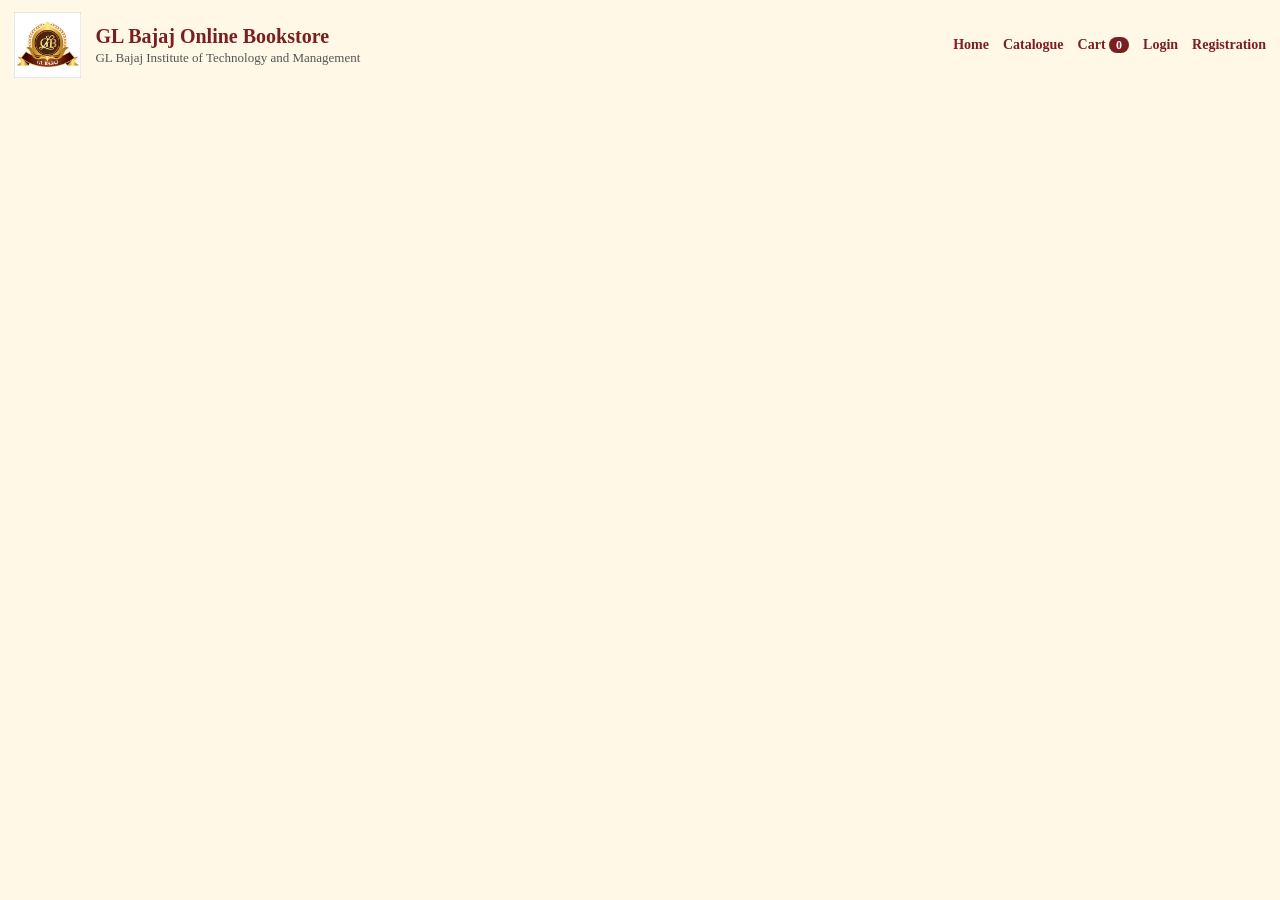
<file: top.html>
<!DOCTYPE html>
<html lang="en">
<head>
<meta charset="UTF-8">
<base target="content">
<style>
  body { margin: 0; background: #fff8e7; font-family: Georgia, serif; display: flex; align-items: center; gap: 14px; padding: 6px 14px; height: 78px; }
  img { height: 66px; }
  .name h1 { margin: 0; font-size: 20px; color: #7a1f1f; }
  .name p { margin: 2px 0 0; font-size: 13px; color: #555; }
  nav { margin-left: auto; display: flex; flex-wrap: wrap; gap: 6px 14px; align-items: center; }
  nav a { color: #7a1f1f; text-decoration: none; font-size: 14px; font-weight: bold; }
  nav a:hover { text-decoration: underline; }
  #hello { font-size: 14px; color: #333; }
  .badge { background: #7a1f1f; color: #fff; border-radius: 10px; padding: 1px 7px; font-size: 12px; }
  @media (max-width: 700px) { body { flex-wrap: wrap; height: auto; } nav { margin-left: 0; } .name p { display: none; } }
</style>
<script src="store.js"></script>
</head>
<body>
  <img src="../logo.jpg" alt="GL Bajaj logo">
  <div class="name"><h1>GL Bajaj Online Bookstore</h1><p>GL Bajaj Institute of Technology and Management</p></div>
  <nav id="nav"></nav>
<script>
function updateTop() {
  var nav = document.getElementById('nav'), user = currentUser(), n = cartCount();
  nav.textContent = '';
  function link(text, href, onclick) { var a = el('a', { href: href, text: text }); if (onclick) a.addEventListener('click', onclick); return a; }
  nav.appendChild(link('Home', 'home.html'));
  nav.appendChild(link('Catalogue', 'catalogue.html'));
  var cart = link('Cart ', 'cart.html');
  cart.appendChild(el('span', { 'class': 'badge', text: String(n) }));
  nav.appendChild(cart);
  if (user) {
    nav.appendChild(el('span', { id: 'hello', text: 'Hello, ' + user.name.split(' ')[0] }));
    nav.appendChild(link('Logout', 'home.html', function () { logout(); updateTop(); }));
  } else {
    nav.appendChild(link('Login', 'login.html'));
    nav.appendChild(link('Registration', 'registration.html'));
  }
}
updateTop();
window.addEventListener('storage', updateTop);
setInterval(updateTop, 1000);
</script>
</body>
</html>
</file>
<file: style.css>
body{margin:0;padding:24px;font-family:Georgia,serif;color:#333;line-height:1.5}
h2{color:#7a1f1f;margin-top:0}
form{max-width:420px}
label{display:block;margin:12px 0 4px;font-weight:bold}
input[type=text],input[type=password],input[type=email],textarea,select{width:100%;padding:8px;box-sizing:border-box;border:1px solid #b9a77a;border-radius:4px}
select.dob{width:auto}
button,input[type=submit]{background:#7a1f1f;color:#fff;border:0;padding:9px 18px;border-radius:4px;cursor:pointer;margin-top:14px}
.opts label{display:inline;font-weight:normal;margin-right:12px}
.err{color:#b00020;font-size:13px;display:block;min-height:16px}
table{border-collapse:collapse;width:100%}
th,td{border:1px solid #c9b27c;padding:8px;text-align:left;vertical-align:middle}
th{background:#f3e9d2}
td img{width:70px}
</file>
<file: store.css>
.filters { display:flex; flex-wrap:wrap; gap:10px; align-items:center; margin-bottom:16px; }
.filters input[type=search] { flex:1 1 200px; padding:8px; border:1px solid #b9a77a; border-radius:4px; }
.filters select { padding:8px; border:1px solid #b9a77a; border-radius:4px; }
#count { font-size:14px; color:#777; }
.books { display:grid; grid-template-columns:repeat(auto-fill,minmax(190px,1fr)); gap:16px; }
.book { border:1px solid #c9b27c; border-radius:6px; padding:12px; background:#fffdf5; display:flex; flex-direction:column; }
.book img { width:100px; height:133px; object-fit:cover; align-self:center; border-radius:3px; box-shadow:0 2px 6px rgba(0,0,0,.25); }
.book h3 { font-size:16px; margin:10px 0 2px; color:#7a1f1f; }
.book p { margin:2px 0; font-size:14px; }
.book .tag { display:inline-block; background:#f3e9d2; border-radius:10px; padding:1px 9px; font-size:12px; }
.book .price { font-weight:bold; margin-top:6px; }
.book button { margin-top:auto; }
.qty { display:inline-flex; align-items:center; gap:8px; }
.qty button { margin:0; padding:2px 10px; }
.toast { position:fixed; bottom:20px; left:50%; transform:translate(-50%,20px); background:#333; color:#fff; padding:10px 18px; border-radius:20px; font-size:14px; opacity:0; transition:opacity .3s, transform .3s; z-index:50; max-width:90%; }
.toast.show { opacity:1; transform:translate(-50%,0); }
.msg-err { color:#b00020; font-weight:bold; min-height:20px; }
.note { font-size:13px; color:#666; }
.cart-wrap { overflow-x:auto; }
</file>
<file: exp8.css>
/* Experiment 8: fonts, styles and background images */
body {
  font-family: Georgia, serif;
  color: #2b2b2b;
  background-image: url("tile.png");     /* page background */
  margin: 0;
  padding: 24px;
}
h1 { font-family: "Trebuchet MS", sans-serif; font-size: 34px; color: #7a1f1f; letter-spacing: 1px; }
h2 { font-family: Verdana, sans-serif; font-size: 22px; color: #1f4e79; text-decoration: underline; }
p.intro { font-size: 18px; font-style: italic; line-height: 1.6; }
p.note { font-family: "Courier New", monospace; font-size: 15px; color: #2e6b4f; font-weight: bold; }
.banner {                                /* single element background */
  background-image: url("banner.png");
  background-size: cover;
  color: #fff;
  padding: 40px 24px;
  border-radius: 6px;
}
.banner h1 { color: #fff; margin: 0; }
.card { background-color: rgba(255,255,255,0.9); border: 2px solid #c9a227; padding: 14px 18px; margin-top: 20px; }
</file>
<file: exp9.css>
/* Experiment 9: background-repeat and link pseudo-classes */
body { font-family: Georgia, serif; margin: 0; padding: 24px; background: #fffdf5; }
.box { height: 110px; margin: 10px 0; border: 1px solid #7a1f1f; padding: 8px; background-image: url("tile.png"); font-weight: bold; }
.r  { background-repeat: repeat; }
.rx { background-repeat: repeat-x; }
.ry { background-repeat: repeat-y; }
.nr { background-repeat: no-repeat; background-position: right center; }
/* Link states: keep this order (LoVe HAte) */
a:link    { color: #1f4e79; text-decoration: none; }
a:visited { color: #6a2c91; }
a:hover   { color: #fff; background-color: #7a1f1f; text-decoration: underline; }
a:active  { color: #c9a227; background-color: #333; }
</file>
<file: portfolio.css>
:root { --bg:#fffdf5; --text:#2b2b2b; --accent:#7a1f1f; --card:#f3e9d2; }
.dark { --bg:#1e1a17; --text:#f1e8d6; --accent:#e0b84a; --card:#2d2723; }
body { margin:0; font-family:Georgia,serif; background:var(--bg); color:var(--text); line-height:1.6; }
header { display:flex; align-items:center; gap:16px; padding:18px 24px; background:var(--card); }
header h1 { margin:0; color:var(--accent); font-size:26px; }
header p { margin:2px 0 0; }
.logo { height:64px; }
#themeBtn { margin:0; }
header { flex-wrap:wrap; }
.hdr-tools { margin-left:auto; display:flex; align-items:center; gap:14px; flex-wrap:wrap; }

nav { display:flex; gap:20px; padding:10px 24px; border-bottom:2px solid var(--accent); }
nav a { color:var(--accent); text-decoration:none; font-weight:bold; }
nav a:hover { text-decoration:underline; }
main { max-width:760px; margin:0 auto; padding:10px 24px; }
h2 { color:var(--accent); }
.chips { list-style:none; padding:0; display:flex; flex-wrap:wrap; gap:10px; }
.chips li { background:var(--card); padding:6px 14px; border-radius:16px; }
.grid { display:grid; grid-template-columns:repeat(auto-fit,minmax(220px,1fr)); gap:14px; }
article { background:var(--card); padding:4px 16px; border-left:4px solid var(--accent); }
label { display:block; margin-top:10px; font-weight:bold; }
input, textarea { width:100%; box-sizing:border-box; padding:8px; border:1px solid var(--accent); border-radius:4px; background:var(--bg); color:var(--text); }
button { background:var(--accent); color:var(--bg); border:0; padding:8px 16px; border-radius:4px; cursor:pointer; margin-top:12px; }
#formMsg { font-weight:bold; }
footer { text-align:center; padding:18px; background:var(--card); margin-top:20px; font-size:14px; }

main a, footer a { color:var(--accent); }
.open { color:var(--accent); font-weight:bold; }
.about { display:flex; align-items:center; gap:24px; }
.about-text { flex:1; }
.photo-wrap { width:140px; height:140px; flex-shrink:0; border-radius:50%; overflow:hidden; border:4px solid var(--accent);
  opacity:0; transform:scale(.8); transition:opacity .3s, transform .3s; }
.about:hover .photo-wrap, .about:focus-within .photo-wrap { opacity:1; transform:scale(1); }
.photo-wrap img { width:100%; height:100%; object-fit:cover; display:block; }
.initials { width:100%; height:100%; align-items:center; justify-content:center; background:var(--accent); color:var(--bg); font-size:44px; font-weight:bold; }
@media (hover:none) { .photo-wrap { opacity:1; transform:none; } }
@media (max-width:560px) { .about { flex-direction:column-reverse; align-items:flex-start; } }
.typed-line { font-weight:bold; color:var(--accent); min-height:1.6em; }
.cursor { animation:blink 1s steps(2) infinite; }
@keyframes blink { 50% { opacity:0; } }
.timeline { border-left:3px solid var(--accent); padding-left:22px; margin-left:6px; }
.t-item { position:relative; margin-bottom:18px; }
.t-item::before { content:""; position:absolute; left:-31px; top:6px; width:14px; height:14px; border-radius:50%; background:var(--accent); border:3px solid var(--bg); }
.t-item h3 { margin:2px 0; font-size:17px; }
.t-item p { margin:2px 0; }
.t-date { font-weight:bold; color:var(--accent); font-size:14px; }
.js .reveal { opacity:0; transform:translateY(24px); transition:opacity .6s, transform .6s; }
.js .reveal.visible { opacity:1; transform:none; }
@media (prefers-reduced-motion:reduce) { .js .reveal { opacity:1; transform:none; transition:none; } .cursor { animation:none; } }
#progress { position:fixed; top:0; left:0; height:4px; width:0; background:var(--accent); z-index:100; }
.sr { position:absolute; width:1px; height:1px; overflow:hidden; clip:rect(0 0 0 0); }
.term { background:#14110f; color:#e8dcc0; border-radius:8px; overflow:hidden; font-family:"Courier New",monospace; font-size:14px; border:1px solid var(--accent); }
.term-bar { display:flex; align-items:center; gap:6px; padding:8px 12px; background:#2a231e; }
.term-bar span { width:11px; height:11px; border-radius:50%; background:#7a1f1f; }
.term-bar span:nth-child(2) { background:#c9a227; } .term-bar span:nth-child(3) { background:#2e6b4f; }
.term-bar b { margin-left:10px; font-weight:normal; font-size:12px; color:#bfae8a; }
.term-out { height:190px; overflow-y:auto; padding:10px 14px; white-space:pre-wrap; word-break:break-word; line-height:1.5; }
.term-out .cmd { color:#e0b84a; }
.term-out a { color:#e0b84a; }
.term-in { display:flex; align-items:center; gap:8px; padding:8px 14px; border-top:1px solid #3a322b; }
.term-in .prompt { color:#e0b84a; }
.term-in input { flex:1; background:transparent; border:0; color:#e8dcc0; font:inherit; outline:none; padding:4px 0; width:auto; border-radius:0; }
.term-chips { display:flex; flex-wrap:wrap; gap:8px; }
.term-chips button { margin-top:10px; font-family:"Courier New",monospace; }
.tilt { transition:transform .15s ease-out; will-change:transform; }
details { margin:8px 0; }
summary { cursor:pointer; color:var(--accent); font-weight:bold; }
.open { display:inline-block; font-weight:bold; margin-top:4px; }

nav { flex-wrap:wrap; }

.mail-line { font-weight:bold; word-break:break-all; }

.hint { margin:0 0 10px; font-size:14px; }
.shelf { list-style:none; margin:0; padding:0 4px; display:flex; align-items:flex-end; gap:4px; border-bottom:16px solid #5b3a1e; box-shadow:0 4px 0 #3b2412; }
.shelf li { margin:0; }
.book { width:40px; height:var(--h); margin:0; padding:10px 0; border:0; border-left:3px solid rgba(255,255,255,.25); border-radius:3px 3px 0 0; background:var(--c); color:#fff; box-shadow:inset -4px 0 0 rgba(0,0,0,.25);
  writing-mode:vertical-rl; font:bold 13px Georgia,serif; letter-spacing:.5px; cursor:pointer; transition:transform .2s; }
.book:hover { transform:translateY(-10px); }
.book[aria-pressed="true"] { transform:translateY(-18px); }
.book:focus-visible { outline:3px solid var(--text); outline-offset:2px; }
.book-detail { background:var(--card); border-left:4px solid var(--accent); padding:10px 16px; margin-top:14px; min-height:3.2em; }
.book-detail b { color:var(--accent); display:block; }
.repo h3 { margin:12px 0 4px; font-size:17px; }
.repo p { margin:4px 0; }
.repo .meta { font-size:13px; }
.repo { padding-bottom:12px; }
@media (prefers-reduced-motion:reduce) { .book { transition:none; } }

.cert-grid { display:grid; grid-template-columns:repeat(auto-fit,minmax(300px,1fr)); gap:18px; }
.flipcard { perspective:1000px; }
.flip-inner { position:relative; width:100%; aspect-ratio:1.3/1; transform-style:preserve-3d; transition:transform .6s; }
.flipcard.flipped .flip-inner { transform:rotateY(180deg); }
.face { position:absolute; inset:0; backface-visibility:hidden; -webkit-backface-visibility:hidden; border:1px solid var(--accent); border-radius:6px; overflow:hidden; box-sizing:border-box; }
.front { background:#fff; display:flex; align-items:center; justify-content:center; cursor:pointer; }
.front img { width:100%; height:100%; object-fit:contain; display:block; }
.tap { position:absolute; right:8px; bottom:8px; background:var(--accent); color:var(--bg); font-size:12px; padding:2px 8px; border-radius:10px; }
.back { transform:rotateY(180deg); background:var(--card); padding:12px 16px; overflow:auto; border-left:4px solid var(--accent); }
.back h3 { margin:0 0 6px; font-size:16px; color:var(--accent); }
.back p { margin:4px 0; font-size:13px; }
.back .cid { font-size:11px; word-break:break-all; }
.back .links { display:flex; gap:16px; margin-top:8px; }
.back .links a { font-weight:bold; color:var(--accent); }
.flip-toggle { margin-top:8px; padding:6px 14px; font-size:13px; }
@media (prefers-reduced-motion:reduce) { .flip-inner { transition:none; } }
.face img { backface-visibility:hidden; -webkit-backface-visibility:hidden; }
.front { transform:translateZ(1px); }
.back { transform:rotateY(180deg) translateZ(1px); }

.accent-picker { display:flex; align-items:center; gap:8px; font-size:13px; }
.dot { width:24px; height:24px; padding:0; margin:0; border-radius:50%; background:var(--dot); border:2px solid transparent; box-shadow:0 0 0 1px rgba(0,0,0,.25); transition:transform .15s; }
.dot:hover { transform:scale(1.15); }
.dot[aria-pressed="true"] { border-color:var(--bg); box-shadow:0 0 0 3px var(--text); }
.dot:focus-visible { outline:3px solid var(--text); outline-offset:2px; }
@media (prefers-reduced-motion:reduce) { .dot { transition:none; } }
header > div:not(.hdr-tools) { flex:1 1 180px; min-width:0; }

/* ---- Header becomes a slim bar; the hero carries the name ---- */
.brand { font-weight:bold; color:var(--accent); font-size:18px; }
header { padding:10px 24px; }
.logo { height:44px; }

/* ---- Hero ---- */
.hero { position:relative; overflow:hidden; background:linear-gradient(135deg,var(--card),var(--bg) 70%); padding:44px 24px 28px; }
.hero-bg i { position:absolute; border-radius:50%; background:var(--accent); opacity:.14; filter:blur(46px); animation:drift 14s ease-in-out infinite; }
.hero-bg i:nth-child(1) { width:260px; height:260px; left:-60px; top:-70px; }
.hero-bg i:nth-child(2) { width:200px; height:200px; right:8%; top:30px; animation-delay:-5s; background:#c9a227; }
.hero-bg i:nth-child(3) { width:220px; height:220px; right:-50px; bottom:-90px; animation-delay:-9s; }
@keyframes drift { 50% { transform:translate(30px,22px) scale(1.12); } }
.hero-inner { position:relative; max-width:900px; margin:0 auto; display:flex; align-items:center; gap:32px; flex-wrap:wrap; }
.hero-photo { width:170px; height:170px; border-radius:50%; object-fit:cover; border:5px solid var(--accent); box-shadow:0 6px 20px rgba(0,0,0,.25); }
.hero-text { flex:1 1 320px; }
.hero-text h1 { margin:2px 0; font-size:clamp(30px,6vw,46px); color:var(--accent); line-height:1.15; }
.hero-text p { margin:4px 0; }
.hero-sub { max-width:520px; }
.hero-cta { display:flex; flex-wrap:wrap; gap:12px; margin-top:16px; }
.btn { display:inline-block; background:var(--accent); color:var(--bg); padding:10px 20px; border-radius:6px; text-decoration:none; font-weight:bold; border:2px solid var(--accent); }
.btn.ghost { background:transparent; color:var(--accent); }
.btn:hover { filter:brightness(1.12); transform:translateY(-2px); }
.btn { transition:transform .15s, filter .15s; }
.stats { position:relative; list-style:none; max-width:900px; margin:26px auto 0; padding:0; display:grid; grid-template-columns:repeat(auto-fit,minmax(130px,1fr)); gap:12px; }
.stats li { background:var(--bg); border:1px solid var(--accent); border-radius:8px; padding:10px; text-align:center; }
.stats b { display:block; font-size:30px; color:var(--accent); }
.stats span { font-size:13px; }
@media (max-width:560px) { .hero { padding-top:28px; } .hero-inner { justify-content:center; text-align:center; } .hero-cta { justify-content:center; } .hero-photo { width:130px; height:130px; } }

/* ---- Navigation: sticky on large screens, active link highlighted ---- */
section[id] { scroll-margin-top:60px; }
html { scroll-behavior:smooth; }
nav { gap:4px 6px; }
nav a { padding:2px 10px; border-radius:14px; }
nav a.active { background:var(--accent); color:var(--bg); text-decoration:none; }
@media (min-width:800px) { nav { position:sticky; top:0; z-index:90; background:var(--bg); } }

/* ---- Skill bars ---- */
.bars-title { margin:26px 0 8px; color:var(--accent); }
.bars-title small { font-weight:normal; font-size:13px; color:var(--text); }
.bars { list-style:none; margin:0; padding:0; }
.bars li { display:grid; grid-template-columns:96px 1fr 44px; align-items:center; gap:10px; margin:8px 0; }
.bar-label { font-weight:bold; font-size:14px; }
.bars em { font-style:normal; font-size:13px; text-align:right; }
.bar { display:block; height:12px; background:var(--card); border-radius:6px; overflow:hidden; }
.bar > span { display:block; height:100%; width:var(--w); background:linear-gradient(90deg,var(--accent),#c9a227); border-radius:6px; }
.js .bar > span { width:0; transition:width 1.1s ease-out; }
.js .bars.in .bar > span { width:var(--w); }
@media (prefers-reduced-motion:reduce) { .js .bar > span { width:var(--w); transition:none; } html { scroll-behavior:auto; } .hero-bg i { animation:none; } .btn { transition:none; } }

/* ---- Certificate viewer ---- */
.zoom-btn { margin-left:8px; padding:6px 14px; font-size:13px; }
dialog#lightbox { border:2px solid var(--accent); border-radius:10px; padding:0; background:var(--bg); color:var(--text); max-width:min(94vw,980px); width:94vw; }
dialog#lightbox::backdrop { background:rgba(0,0,0,.72); }
.lb-box { padding:14px; position:relative; }
.lb-row { display:flex; align-items:center; gap:8px; }
#lbImg { flex:1; min-width:0; max-height:72vh; object-fit:contain; background:#fff; border-radius:4px; }
.lb-nav { margin:0; font-size:30px; line-height:1; padding:8px 12px; }
.lb-close { position:absolute; top:6px; right:8px; margin:0; font-size:22px; line-height:1; padding:4px 10px; z-index:2; }
#lbCap { text-align:center; font-weight:bold; margin:10px 0 2px; }

/* ---- Header buttons, hidden attribute, Hindi font ---- */
#palBtn, #langBtn { margin:0; }
[hidden] { display:none !important; }
html[lang="hi"] body { font-family:"Noto Sans Devanagari","Nirmala UI","Mangal",Georgia,sans-serif; }

/* ---- Command palette ---- */
dialog#palette { border:2px solid var(--accent); border-radius:10px; padding:0; background:var(--bg); color:var(--text); width:min(92vw,520px); margin:12vh auto 0; }
dialog#palette::backdrop { background:rgba(0,0,0,.6); }
.pal-box { padding:12px; }
#palInput { font-size:16px; }
#palList { list-style:none; margin:8px 0 0; padding:0; max-height:46vh; overflow-y:auto; }
#palList li { padding:8px 12px; border-radius:6px; cursor:pointer; display:flex; justify-content:space-between; gap:12px; }
#palList li small { opacity:.7; }
#palList li[aria-selected="true"] { background:var(--accent); color:var(--bg); }
.pal-hint { font-size:12px; opacity:.7; margin:8px 0 0; text-align:center; }

/* ---- Typing game ---- */
.game-stats { display:flex; flex-wrap:wrap; gap:8px 20px; font-weight:bold; margin-bottom:10px; }
.game-text { font-family:"Courier New",monospace; font-size:17px; line-height:1.8; background:var(--card); padding:12px 14px; border-left:4px solid var(--accent); border-radius:4px; user-select:none; margin:0 0 10px; }
.game-text .ok { color:#2e7d32; }
.dark .game-text .ok { color:#7bd88f; }
.game-text .bad { background:#f8c9c9; color:#b00020; border-radius:2px; }
.game-text .cur { border-bottom:2px solid var(--accent); }
#gResult { font-weight:bold; min-height:1.6em; }
</file>
